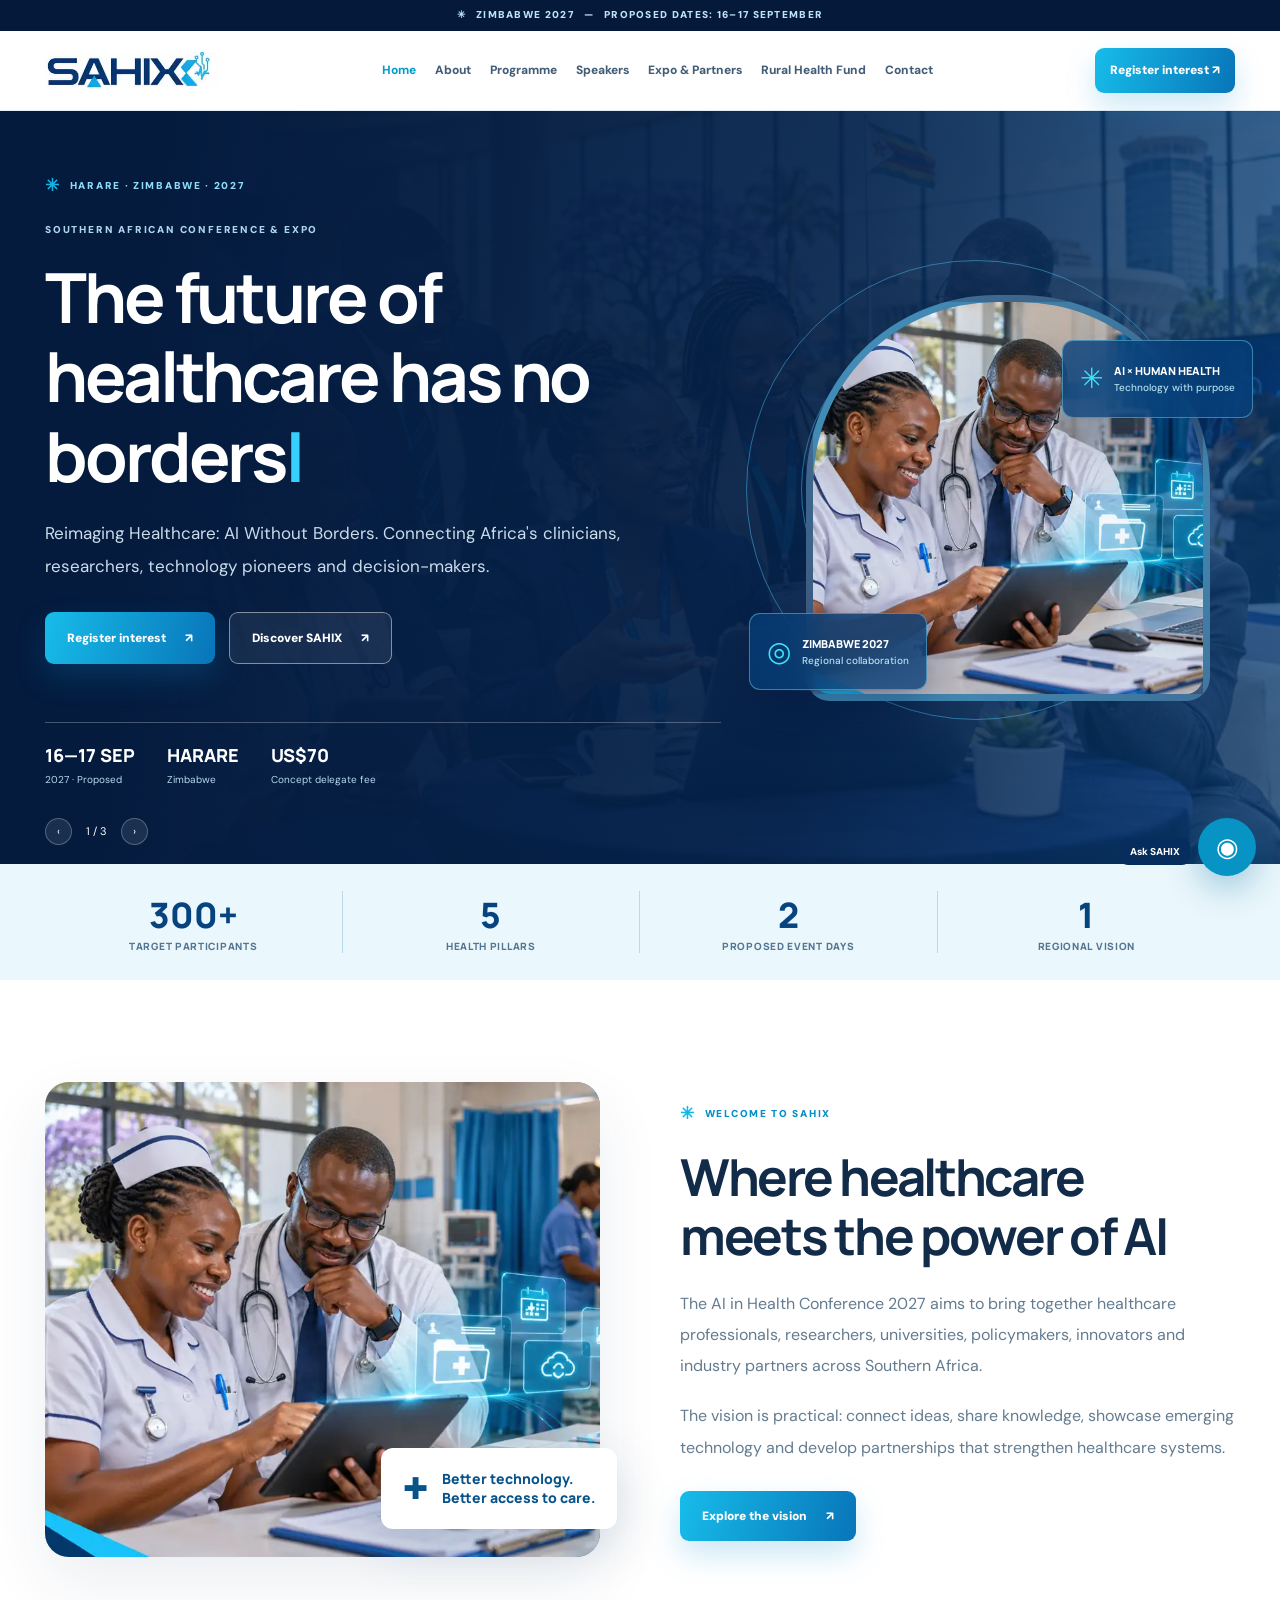
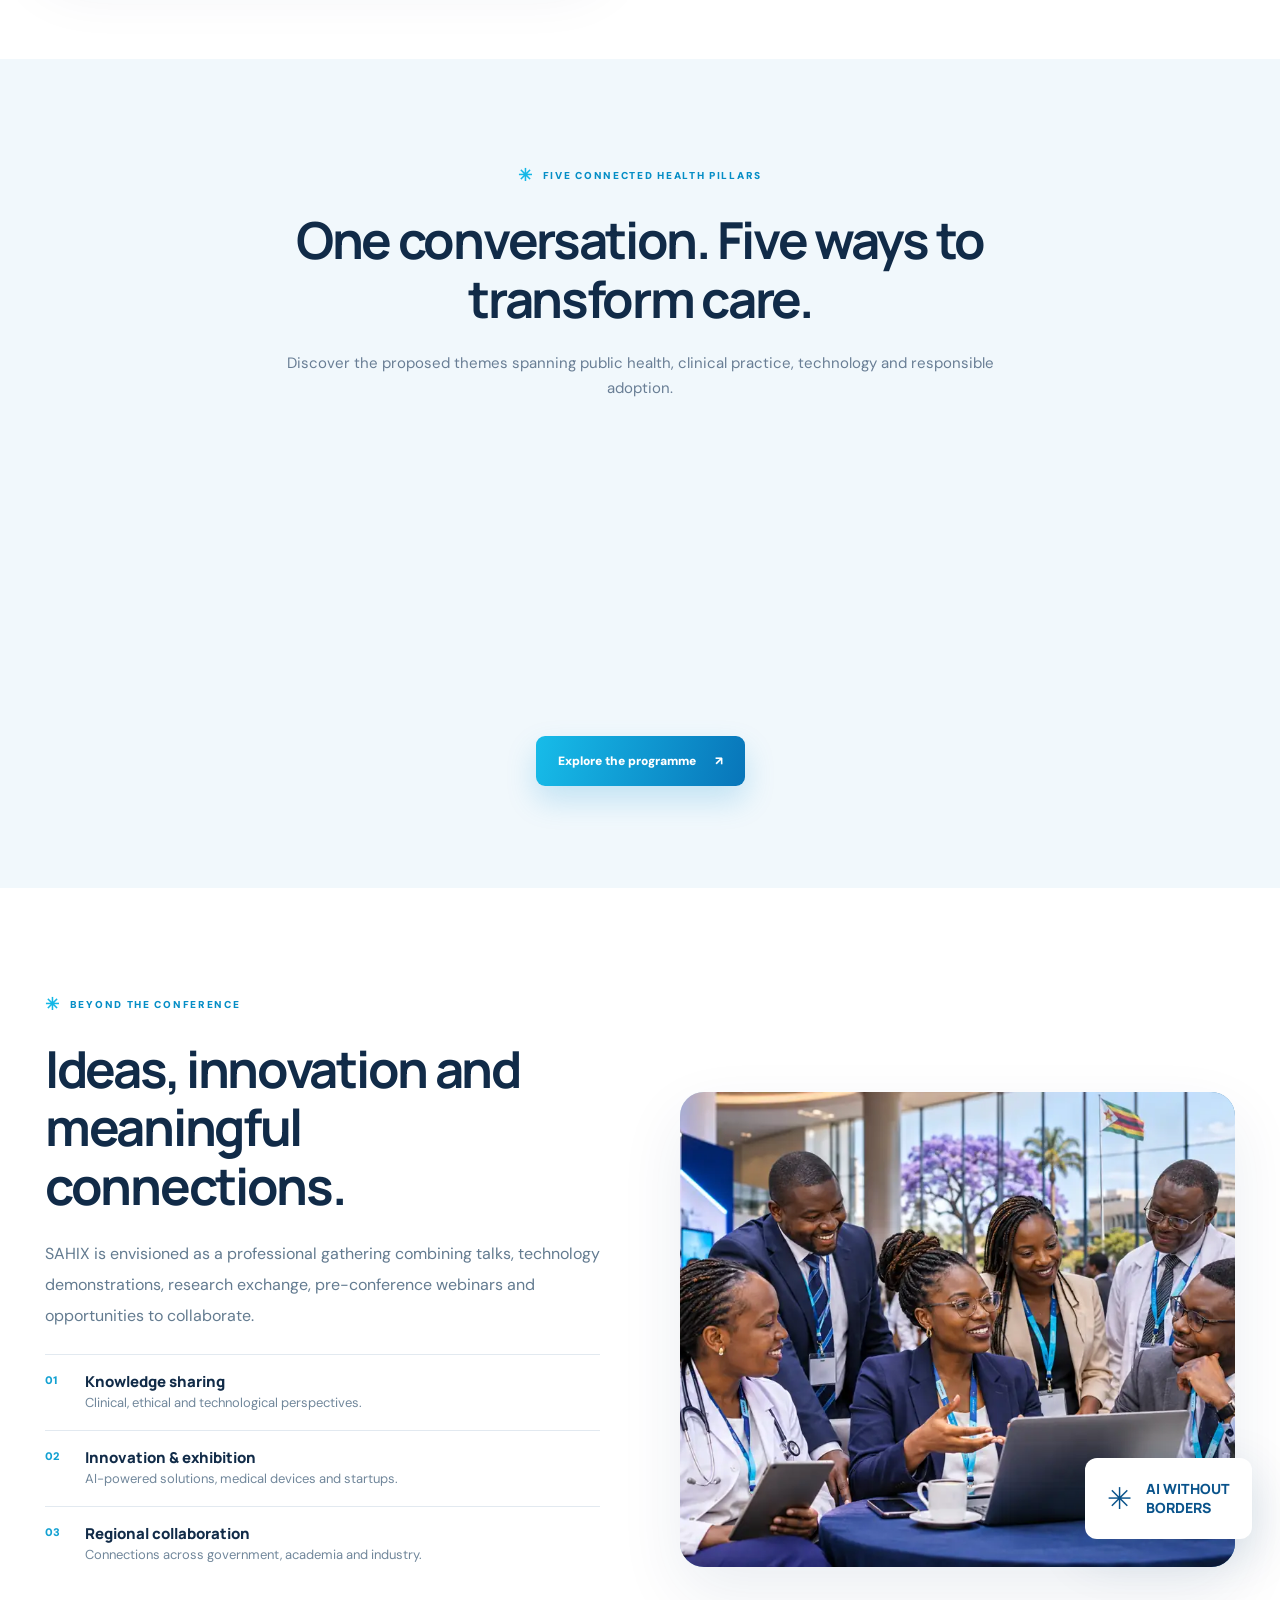
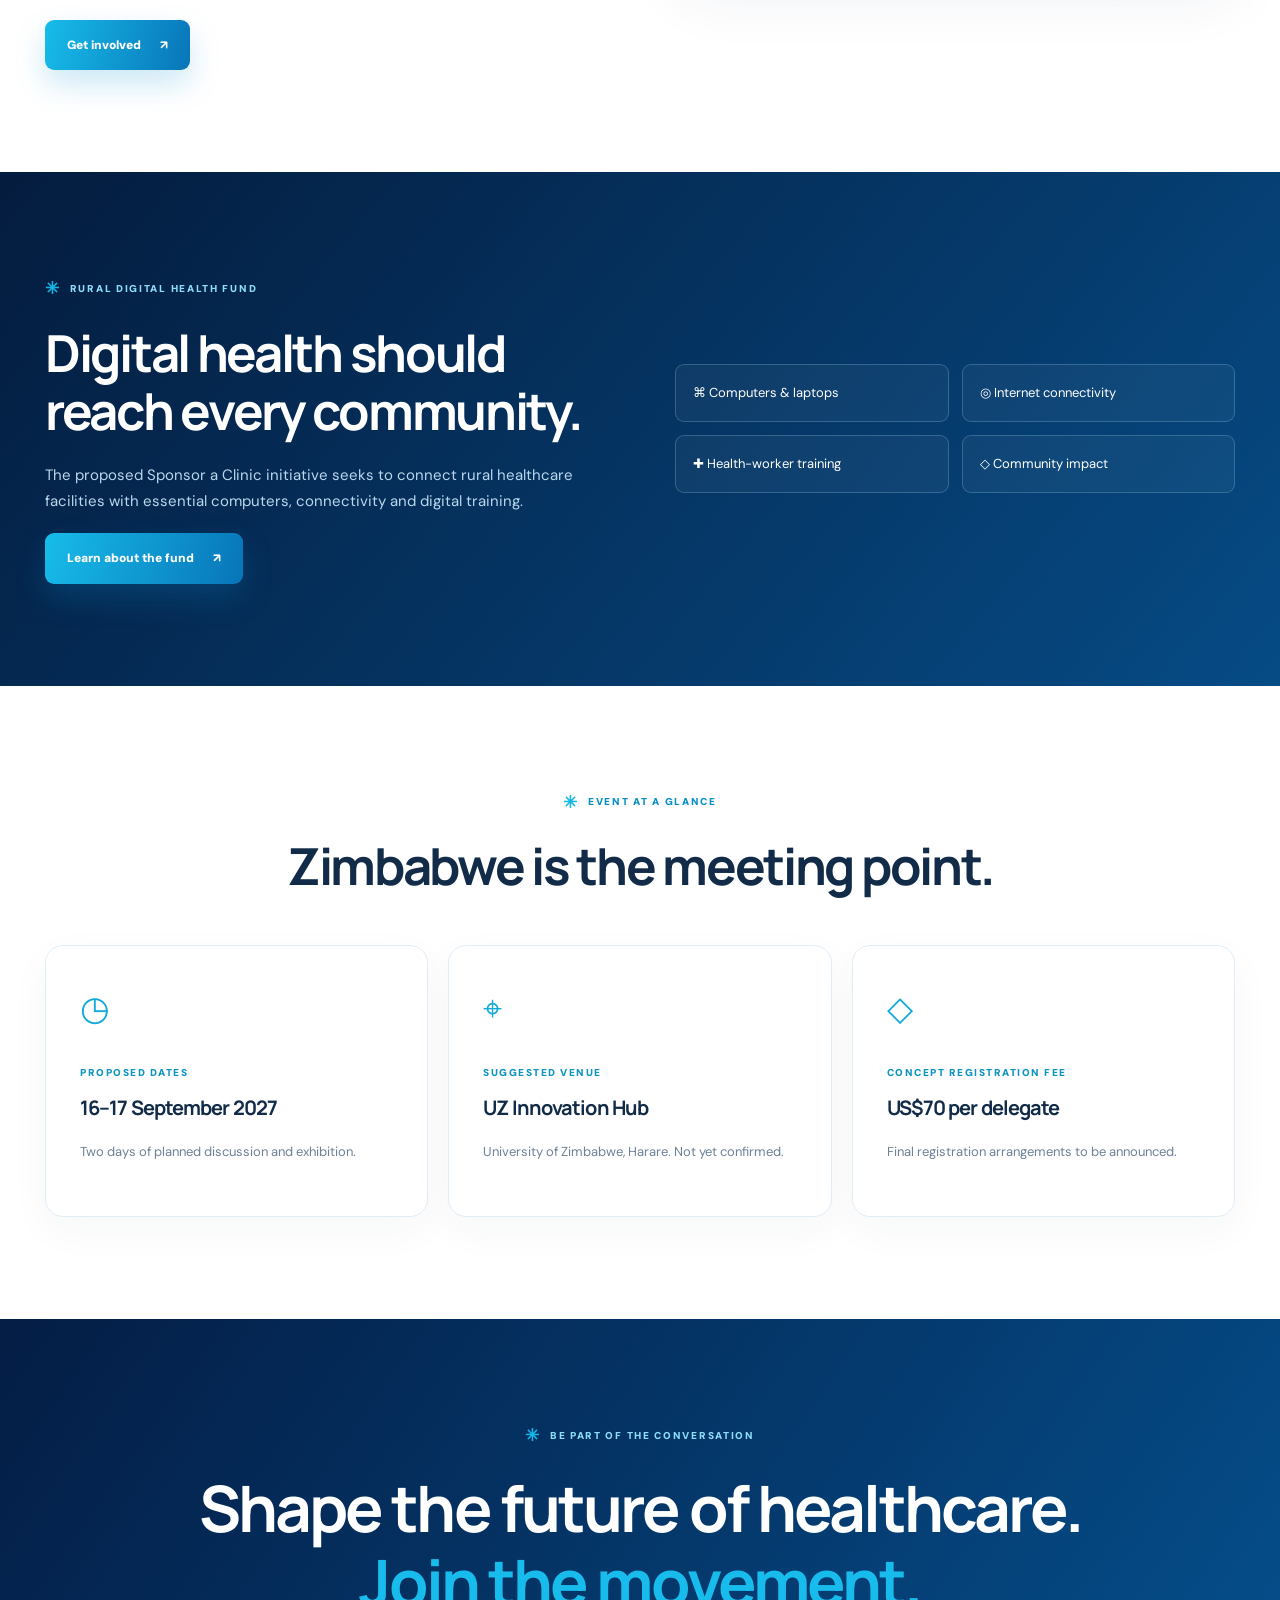
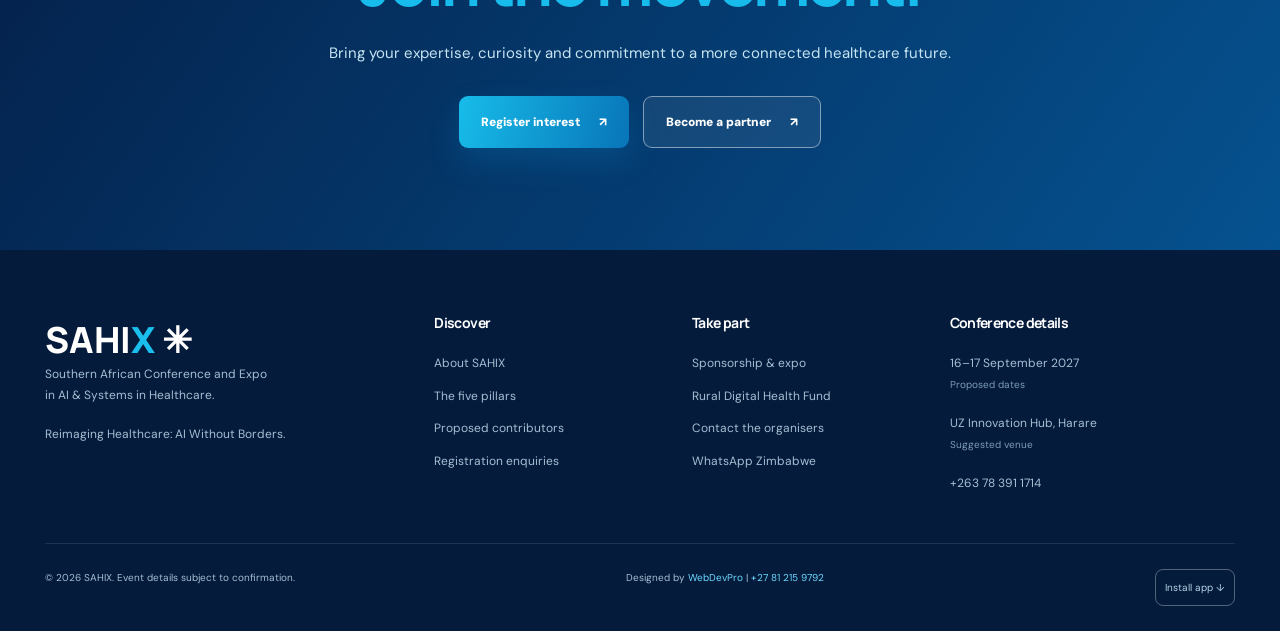
<file: index.html>
<!doctype html><html lang="en-ZW"><head><meta charset="UTF-8"><meta name="viewport" content="width=device-width,initial-scale=1"><meta name="description" content="SAHIX 2027 Zimbabwe: proposed Southern African Conference and Expo in AI and Systems in Healthcare."><meta name="theme-color" content="#082958"><title>AI in Health Conference 2027 | SAHIX 2027 — Zimbabwe</title><meta property="og:title" content="AI in Health Conference 2027 | SAHIX 2027"><meta property="og:description" content="SAHIX 2027 Zimbabwe: proposed Southern African Conference and Expo in AI and Systems in Healthcare."><meta property="og:type" content="website"><link rel="stylesheet" href="style.css"><link rel="manifest" href="manifest.webmanifest"><link rel="icon" type="image/svg+xml" href="assets/icon.svg"><script src="app.js" defer></script></head><body data-page="index"><a class="skip" href="#main">Skip to content</a><div class="topline">✳ &nbsp; ZIMBABWE 2027 &nbsp; — &nbsp; PROPOSED DATES: 16–17 SEPTEMBER</div><header class="header"><div class="container navrow"><a class="logo" href="index.html" aria-label="SAHIX home"><img src="assets/sahix-logo.webp" alt="SAHIX — Southern African Conference and Expo in AI & Systems in Healthcare" onerror="this.style.display='none';this.nextElementSibling.style.display='block'"><strong style="display:none">SAHI<span>X</span></strong></a><button type="button" id="menu" class="menu" aria-controls="links" aria-expanded="false" aria-label="Toggle navigation">☰</button><nav id="links"><a href="index.html">Home</a><a href="about.html">About</a><a href="programme.html">Programme</a><a href="speakers.html">Speakers</a><a href="sponsors.html">Expo & Partners</a><a href="fund.html">Rural Health Fund</a><a href="contact.html">Contact</a></nav><a class="navcta" href="register.html">Register interest ↗</a></div></header><div class="scrollprogress" id="scrollprogress"></div><main id="main"><section class="hero"><div class="slides"><span class="slide active" style="background-image:url('assets/zimbabwe-health-1.webp')"></span><span class="slide" style="background-image:url('assets/zimbabwe-health-2.webp')"></span><span class="slide" style="background-image:url('assets/zimbabwe-health-4.webp')"></span></div><div class="hero-overlay"></div><div class="container hero-grid"><div class="hero-content"><span class="kicker"><b>✳</b> HARARE · ZIMBABWE · 2027</span><div class="subbrand">SOUTHERN AFRICAN CONFERENCE & EXPO</div><h1 class="typewriter" data-type="The future of healthcare has no borders.">The future of healthcare has no borders.</h1><p>Reimaging Healthcare: AI Without Borders. Connecting Africa's clinicians, researchers, technology pioneers and decision-makers.</p><div class="actions"><a class="btn " href="register.html">Register interest <span>↗</span></a><a class="btn btn-secondary" href="#overview">Discover SAHIX <span>↗</span></a></div><div class="hero-facts"><div><b>16—17 SEP</b><small>2027 · Proposed</small></div><div><b>HARARE</b><small>Zimbabwe</small></div><div><b>US$70</b><small>Concept delegate fee</small></div></div></div><div class="hero-art"><div class="circle circle-one"></div><div class="circle circle-two"></div><div class="hero-person"><img src="assets/zimbabwe-health-3.webp" alt="Illustrative scene of Zimbabwean African clinicians using digital healthcare technology" loading="eager" fetchpriority="high" decoding="async"></div><div class="floatbadge badge-one">✳ <span>AI × HUMAN HEALTH<small>Technology with purpose</small></span></div><div class="floatbadge badge-two">◎ <span>ZIMBABWE 2027<small>Regional collaboration</small></span></div></div></div><div class="carousel-controls"><button id="prev" aria-label="Previous slide">‹</button><span id="slidecount">1 / 3</span><button id="next" aria-label="Next slide">›</button></div></section><div class="numbers"><div class="container numbers-grid"><div><strong data-count="300" data-suffix="+">300+</strong><span>Target participants</span></div><div><strong data-count="5">5</strong><span>Health pillars</span></div><div><strong data-count="2">2</strong><span>Proposed event days</span></div><div><strong data-count="1">1</strong><span>Regional vision</span></div></div></div>
<section class="section" id="overview"><div class="container twocol"><div class="visual reveal"><img src="assets/zimbabwe-health-3.webp" alt="Illustrative scene of Zimbabwean African clinicians using digital healthcare technology" loading="lazy" decoding="async"><div class="visual-chip">✚ <strong>Better technology.<br>Better access to care.</strong></div></div><div class="copy reveal"><span class="kicker"><b>✳</b> WELCOME TO SAHIX</span><h2 class="reveal">Where healthcare meets the power of AI</h2><p>The AI in Health Conference 2027 aims to bring together healthcare professionals, researchers, universities, policymakers, innovators and industry partners across Southern Africa.</p><p>The vision is practical: connect ideas, share knowledge, showcase emerging technology and develop partnerships that strengthen healthcare systems.</p><a class="btn " href="about.html">Explore the vision <span>↗</span></a></div></div></section>
<section class="section section-light"><div class="container"><div class="centerhead reveal"><span class="kicker"><b>✳</b> FIVE CONNECTED HEALTH PILLARS</span><h2 class="reveal">One conversation. Five ways to transform care.</h2><p>Discover the proposed themes spanning public health, clinical practice, technology and responsible adoption.</p></div><div class="pillars"><button class="flip reveal" type="button" aria-pressed="false"><span class="flip-inner"><span class="flip-front"><i>◎</i><small>PILLAR 01</small><strong>Prevention & Public Health</strong><em>Tap to explore ↗</em></span><span class="flip-back"><small>PILLAR 01</small><strong>Prevention & Public Health</strong><span>Surveillance, outbreak prediction, public health education and predictive planning.</span><em>Tap to flip back ↺</em></span></span></button><button class="flip reveal" type="button" aria-pressed="false"><span class="flip-inner"><span class="flip-front"><i>✚</i><small>PILLAR 02</small><strong>Diagnosis & Clinical Care</strong><em>Tap to explore ↗</em></span><span class="flip-back"><small>PILLAR 02</small><strong>Diagnosis & Clinical Care</strong><span>Medical imaging, clinical support, early screening and precision medicine.</span><em>Tap to flip back ↺</em></span></span></button><button class="flip reveal" type="button" aria-pressed="false"><span class="flip-inner"><span class="flip-front"><i>▦</i><small>PILLAR 03</small><strong>Health Systems & Delivery</strong><em>Tap to explore ↗</em></span><span class="flip-back"><small>PILLAR 03</small><strong>Health Systems & Delivery</strong><span>Hospital management, patient flow, intelligent records and remote care.</span><em>Tap to flip back ↺</em></span></span></button><button class="flip reveal" type="button" aria-pressed="false"><span class="flip-inner"><span class="flip-front"><i>⌁</i><small>PILLAR 04</small><strong>Research & Medical Technology</strong><em>Tap to explore ↗</em></span><span class="flip-back"><small>PILLAR 04</small><strong>Research & Medical Technology</strong><span>Biomedical research, robotics, intelligent devices and drug discovery.</span><em>Tap to flip back ↺</em></span></span></button><button class="flip reveal" type="button" aria-pressed="false"><span class="flip-inner"><span class="flip-front"><i>◇</i><small>PILLAR 05</small><strong>Governance & Responsible AI</strong><em>Tap to explore ↗</em></span><span class="flip-back"><small>PILLAR 05</small><strong>Governance & Responsible AI</strong><span>Patient privacy, ethical AI, cybersecurity, regulation and governance.</span><em>Tap to flip back ↺</em></span></span></button></div><div class="centerlink"><a class="btn " href="programme.html">Explore the programme <span>↗</span></a></div></div></section>
<section class="section"><div class="container twocol"><div class="copy reveal"><span class="kicker"><b>✳</b> BEYOND THE CONFERENCE</span><h2 class="reveal">Ideas, innovation and meaningful connections.</h2><p>SAHIX is envisioned as a professional gathering combining talks, technology demonstrations, research exchange, pre-conference webinars and opportunities to collaborate.</p><div class="features"><div><span>01</span><strong>Knowledge sharing</strong><p>Clinical, ethical and technological perspectives.</p></div><div><span>02</span><strong>Innovation & exhibition</strong><p>AI-powered solutions, medical devices and startups.</p></div><div><span>03</span><strong>Regional collaboration</strong><p>Connections across government, academia and industry.</p></div></div><a class="btn " href="sponsors.html">Get involved <span>↗</span></a></div><div class="visual reveal"><img src="assets/zimbabwe-health-1.webp" alt="Illustrative scene of Zimbabwean African healthcare delegates collaborating at a conference" loading="lazy" decoding="async"><div class="visual-chip">✳ <strong>AI WITHOUT<br>BORDERS</strong></div></div></div></section>
<section class="section darkband"><div class="container splitband"><div><span class="kicker"><b>✳</b> RURAL DIGITAL HEALTH FUND</span><h2 class="reveal">Digital health should reach every community.</h2><p>The proposed Sponsor a Clinic initiative seeks to connect rural healthcare facilities with essential computers, connectivity and digital training.</p><a class="btn " href="fund.html">Learn about the fund <span>↗</span></a></div><div class="fund-tags"><span>⌘ Computers & laptops</span><span>◎ Internet connectivity</span><span>✚ Health-worker training</span><span>◇ Community impact</span></div></div></section>
<section class="section"><div class="container"><div class="centerhead"><span class="kicker"><b>✳</b> EVENT AT A GLANCE</span><h2 class="reveal">Zimbabwe is the meeting point.</h2></div><div class="threecards"><article><i>◷</i><small>PROPOSED DATES</small><h3>16–17 September 2027</h3><p>Two days of planned discussion and exhibition.</p></article><article><i>⌖</i><small>SUGGESTED VENUE</small><h3>UZ Innovation Hub</h3><p>University of Zimbabwe, Harare. Not yet confirmed.</p></article><article><i>◇</i><small>CONCEPT REGISTRATION FEE</small><h3>US$70 per delegate</h3><p>Final registration arrangements to be announced.</p></article></div></div></section><section class="section finale"><div class="container"><span class="kicker"><b>✳</b> BE PART OF THE CONVERSATION</span><h2>Shape the future of healthcare.<br><em>Join the movement.</em></h2><p>Bring your expertise, curiosity and commitment to a more connected healthcare future.</p><div class="actions"><a class="btn " href="register.html">Register interest <span>↗</span></a><a class="btn btn-secondary" href="sponsors.html">Become a partner <span>↗</span></a></div></div></section></main><footer><div class="container footgrid"><div><a href="index.html" class="footlogo">SAHI<span>X</span> ✳</a><p>Southern African Conference and Expo<br>in AI & Systems in Healthcare.</p><p>Reimaging Healthcare: AI Without Borders.</p></div><div><h4>Discover</h4><a href="about.html">About SAHIX</a><a href="programme.html">The five pillars</a><a href="speakers.html">Proposed contributors</a><a href="register.html">Registration enquiries</a></div><div><h4>Take part</h4><a href="sponsors.html">Sponsorship & expo</a><a href="fund.html">Rural Digital Health Fund</a><a href="contact.html">Contact the organisers</a><a href="https://wa.me/263783911714" target="_blank" rel="noopener">WhatsApp Zimbabwe</a></div><div><h4>Conference details</h4><p>16–17 September 2027<br><small>Proposed dates</small></p><p>UZ Innovation Hub, Harare<br><small>Suggested venue</small></p><a href="tel:+263783911714">+263 78 391 1714</a></div></div><div class="container footbottom"><span>© <span id="year">2026</span> SAHIX. Event details subject to confirmation.</span><span>Designed by <a href="https://webdevpro.co.za" target="_blank" rel="noopener">WebDevPro</a> | <a href="tel:+27812159792">+27 81 215 9792</a></span><button type="button" id="install">Install app ↓</button></div></footer><nav class="mobilebar" aria-label="Mobile quick navigation"><a href="index.html"><b>⌂</b>Home</a><a href="programme.html"><b>▦</b>Pillars</a><a href="register.html"><b>✚</b>Register</a><a href="sponsors.html"><b>◇</b>Partner</a><button id="mobilechat"><b>◉</b>Chat</button></nav><button id="chatlaunch" class="chatlaunch" type="button" aria-label="Open WhatsApp enquiry assistant">◉ <span>Ask SAHIX</span></button><aside id="chatbox" class="chatbox" role="dialog" aria-label="SAHIX enquiry assistant" hidden><div class="chathead"><strong>✳ SAHIX Enquiry Assistant</strong><button id="chatclose" type="button" aria-label="Close">×</button></div><p>Welcome! How can we help you with SAHIX 2027?</p><form id="chatForm"><label>Your name<input name="name" required minlength="2" maxlength="80" autocomplete="name" placeholder="Your name"></label><label>Interested in<select name="interest" required><option>Conference registration</option><option>Sponsorship / exhibition</option><option>Speaker / webinar enquiry</option><option>Rural Digital Health Fund</option><option>General enquiry</option></select></label><label>Your message<textarea name="message" required maxlength="650" rows="3" placeholder="How can we help?"></textarea></label><button class="btn" type="submit">Continue on WhatsApp ↗</button><small>WhatsApp opens with a draft; you press Send to deliver it.</small></form></aside><dialog id="installDialog"><h3>Install SAHIX</h3><p>Use your browser's Install App / Add to Home Screen option. On iPhone, tap Share in Safari and choose Add to Home Screen.</p><button type="button" id="closeInstall" class="btn">Close</button></dialog></body></html>
</file>
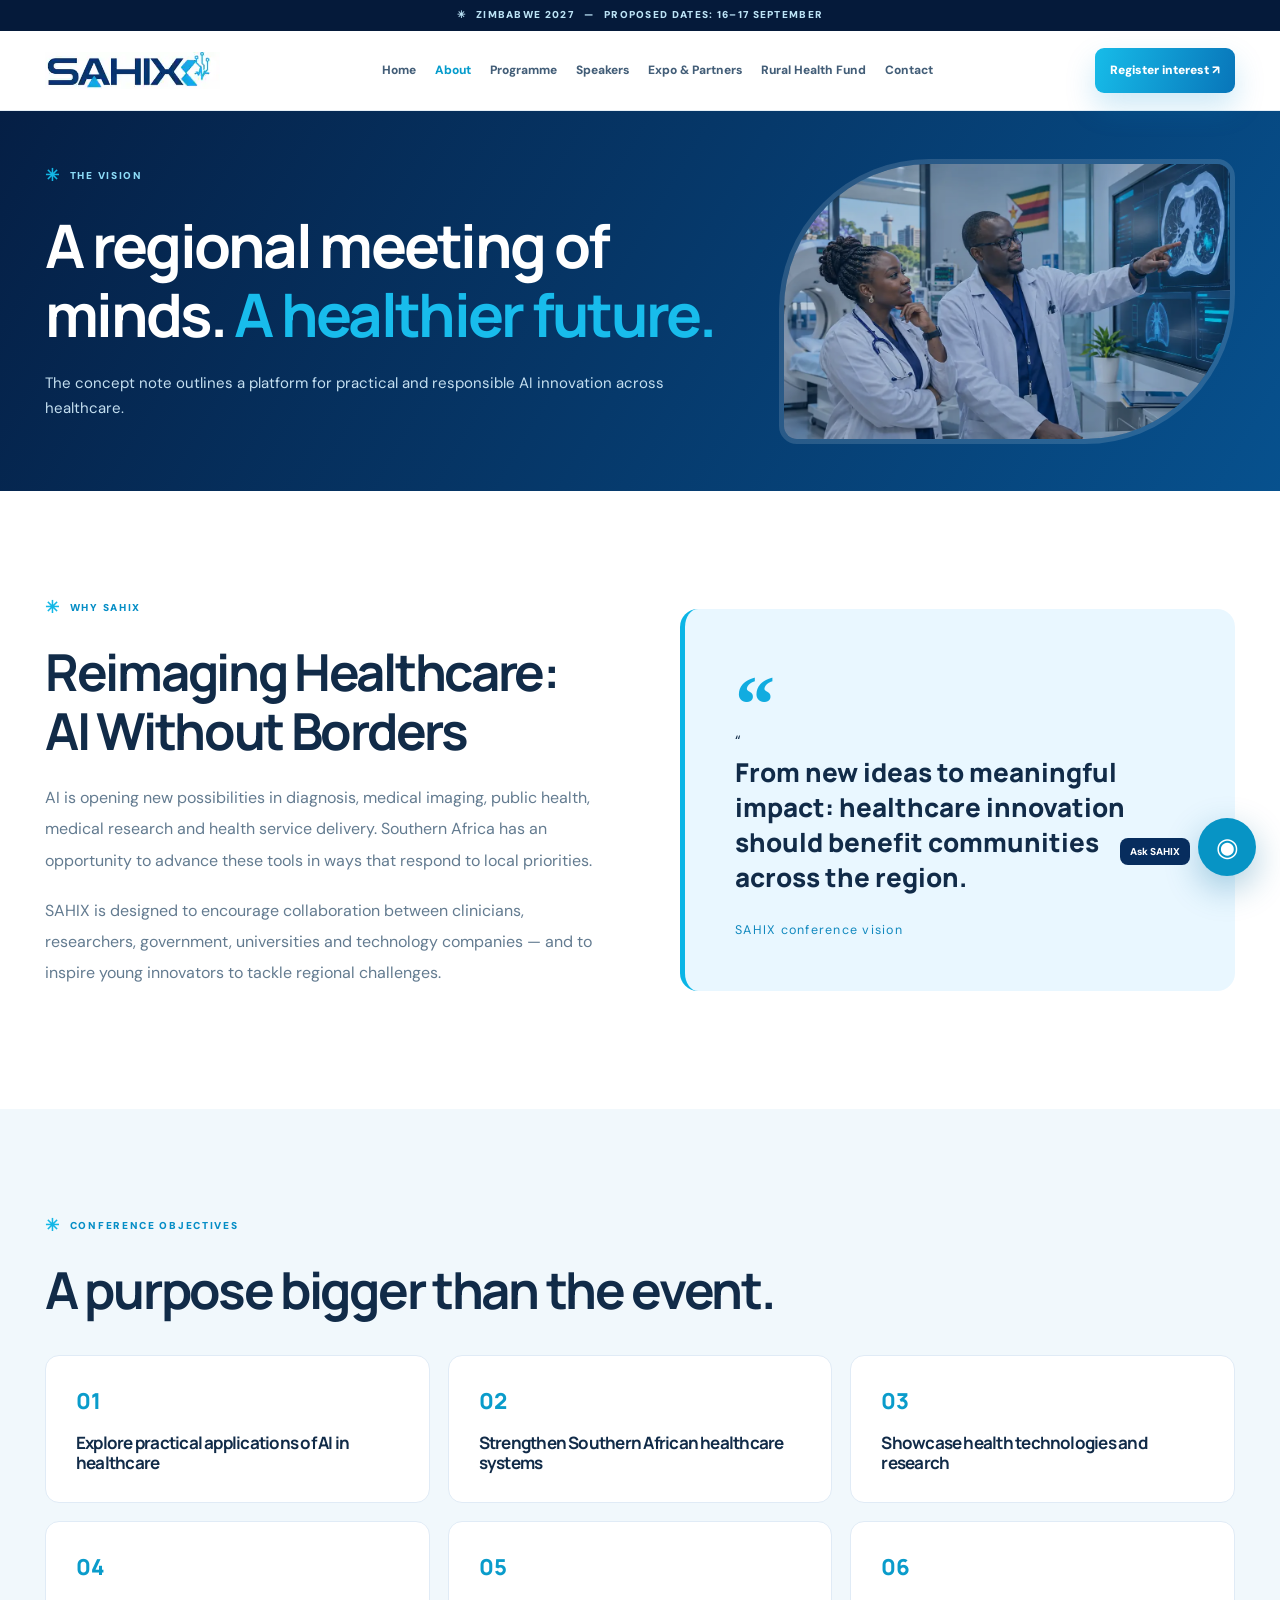
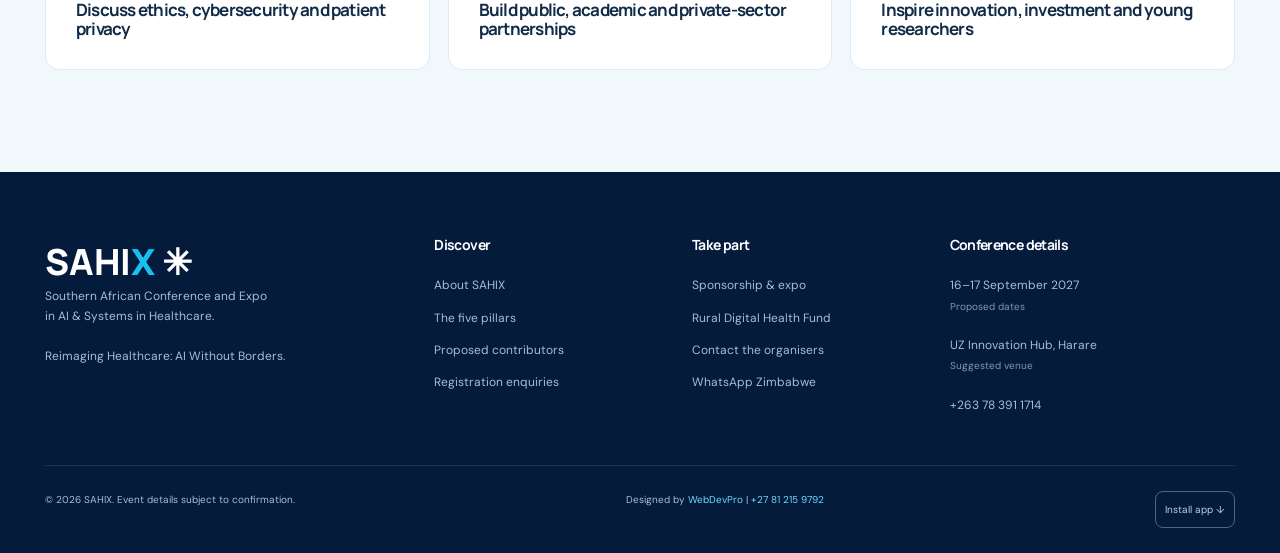
<file: about.html>
<!doctype html><html lang="en-ZW"><head><meta charset="UTF-8"><meta name="viewport" content="width=device-width,initial-scale=1"><meta name="description" content="SAHIX 2027 vision and objectives for AI innovation in healthcare."><meta name="theme-color" content="#082958"><title>About SAHIX | SAHIX 2027 — Zimbabwe</title><meta property="og:title" content="About SAHIX | SAHIX 2027"><meta property="og:description" content="SAHIX 2027 vision and objectives for AI innovation in healthcare."><meta property="og:type" content="website"><link rel="stylesheet" href="style.css"><link rel="manifest" href="manifest.webmanifest"><link rel="icon" type="image/svg+xml" href="assets/icon.svg"><script src="app.js" defer></script></head><body data-page="about"><a class="skip" href="#main">Skip to content</a><div class="topline">✳ &nbsp; ZIMBABWE 2027 &nbsp; — &nbsp; PROPOSED DATES: 16–17 SEPTEMBER</div><header class="header"><div class="container navrow"><a class="logo" href="index.html" aria-label="SAHIX home"><img src="assets/sahix-logo.webp" alt="SAHIX — Southern African Conference and Expo in AI & Systems in Healthcare" onerror="this.style.display='none';this.nextElementSibling.style.display='block'"><strong style="display:none">SAHI<span>X</span></strong></a><button type="button" id="menu" class="menu" aria-controls="links" aria-expanded="false" aria-label="Toggle navigation">☰</button><nav id="links"><a href="index.html">Home</a><a href="about.html">About</a><a href="programme.html">Programme</a><a href="speakers.html">Speakers</a><a href="sponsors.html">Expo & Partners</a><a href="fund.html">Rural Health Fund</a><a href="contact.html">Contact</a></nav><a class="navcta" href="register.html">Register interest ↗</a></div></header><div class="scrollprogress" id="scrollprogress"></div><main id="main"><section class="inner-hero"><div class="container inner-grid"><div><span class="kicker"><b>✳</b> THE VISION</span><h1>A regional meeting of minds. <em>A healthier future.</em></h1><p>The concept note outlines a platform for practical and responsible AI innovation across healthcare.</p></div><div class="inner-photo"><img src="assets/zimbabwe-health-2.webp" alt="Illustrative scene of Zimbabwean African doctors reviewing medical imaging" loading="lazy" decoding="async"></div></div></section><section class="section"><div class="container twocol"><div class="copy"><span class="kicker"><b>✳</b> WHY SAHIX</span><h2 class="reveal">Reimaging Healthcare: AI Without Borders</h2><p>AI is opening new possibilities in diagnosis, medical imaging, public health, medical research and health service delivery. Southern Africa has an opportunity to advance these tools in ways that respond to local priorities.</p><p>SAHIX is designed to encourage collaboration between clinicians, researchers, government, universities and technology companies — and to inspire young innovators to tackle regional challenges.</p></div><blockquote>“<strong>From new ideas to meaningful impact: healthcare innovation should benefit communities across the region.</strong><small>SAHIX conference vision</small></blockquote></div></section><section class="section section-light"><div class="container"><span class="kicker"><b>✳</b> CONFERENCE OBJECTIVES</span><h2 class="reveal">A purpose bigger than the event.</h2><div class="tiles"><article class="tile"><span>01</span><h3>Explore practical applications of AI in healthcare</h3></article><article class="tile"><span>02</span><h3>Strengthen Southern African healthcare systems</h3></article><article class="tile"><span>03</span><h3>Showcase health technologies and research</h3></article><article class="tile"><span>04</span><h3>Discuss ethics, cybersecurity and patient privacy</h3></article><article class="tile"><span>05</span><h3>Build public, academic and private-sector partnerships</h3></article><article class="tile"><span>06</span><h3>Inspire innovation, investment and young researchers</h3></article></div></div></section></main><footer><div class="container footgrid"><div><a href="index.html" class="footlogo">SAHI<span>X</span> ✳</a><p>Southern African Conference and Expo<br>in AI & Systems in Healthcare.</p><p>Reimaging Healthcare: AI Without Borders.</p></div><div><h4>Discover</h4><a href="about.html">About SAHIX</a><a href="programme.html">The five pillars</a><a href="speakers.html">Proposed contributors</a><a href="register.html">Registration enquiries</a></div><div><h4>Take part</h4><a href="sponsors.html">Sponsorship & expo</a><a href="fund.html">Rural Digital Health Fund</a><a href="contact.html">Contact the organisers</a><a href="https://wa.me/263783911714" target="_blank" rel="noopener">WhatsApp Zimbabwe</a></div><div><h4>Conference details</h4><p>16–17 September 2027<br><small>Proposed dates</small></p><p>UZ Innovation Hub, Harare<br><small>Suggested venue</small></p><a href="tel:+263783911714">+263 78 391 1714</a></div></div><div class="container footbottom"><span>© <span id="year">2026</span> SAHIX. Event details subject to confirmation.</span><span>Designed by <a href="https://webdevpro.co.za" target="_blank" rel="noopener">WebDevPro</a> | <a href="tel:+27812159792">+27 81 215 9792</a></span><button type="button" id="install">Install app ↓</button></div></footer><nav class="mobilebar" aria-label="Mobile quick navigation"><a href="index.html"><b>⌂</b>Home</a><a href="programme.html"><b>▦</b>Pillars</a><a href="register.html"><b>✚</b>Register</a><a href="sponsors.html"><b>◇</b>Partner</a><button id="mobilechat"><b>◉</b>Chat</button></nav><button id="chatlaunch" class="chatlaunch" type="button" aria-label="Open WhatsApp enquiry assistant">◉ <span>Ask SAHIX</span></button><aside id="chatbox" class="chatbox" role="dialog" aria-label="SAHIX enquiry assistant" hidden><div class="chathead"><strong>✳ SAHIX Enquiry Assistant</strong><button id="chatclose" type="button" aria-label="Close">×</button></div><p>Welcome! How can we help you with SAHIX 2027?</p><form id="chatForm"><label>Your name<input name="name" required minlength="2" maxlength="80" autocomplete="name" placeholder="Your name"></label><label>Interested in<select name="interest" required><option>Conference registration</option><option>Sponsorship / exhibition</option><option>Speaker / webinar enquiry</option><option>Rural Digital Health Fund</option><option>General enquiry</option></select></label><label>Your message<textarea name="message" required maxlength="650" rows="3" placeholder="How can we help?"></textarea></label><button class="btn" type="submit">Continue on WhatsApp ↗</button><small>WhatsApp opens with a draft; you press Send to deliver it.</small></form></aside><dialog id="installDialog"><h3>Install SAHIX</h3><p>Use your browser's Install App / Add to Home Screen option. On iPhone, tap Share in Safari and choose Add to Home Screen.</p><button type="button" id="closeInstall" class="btn">Close</button></dialog></body></html>
</file>
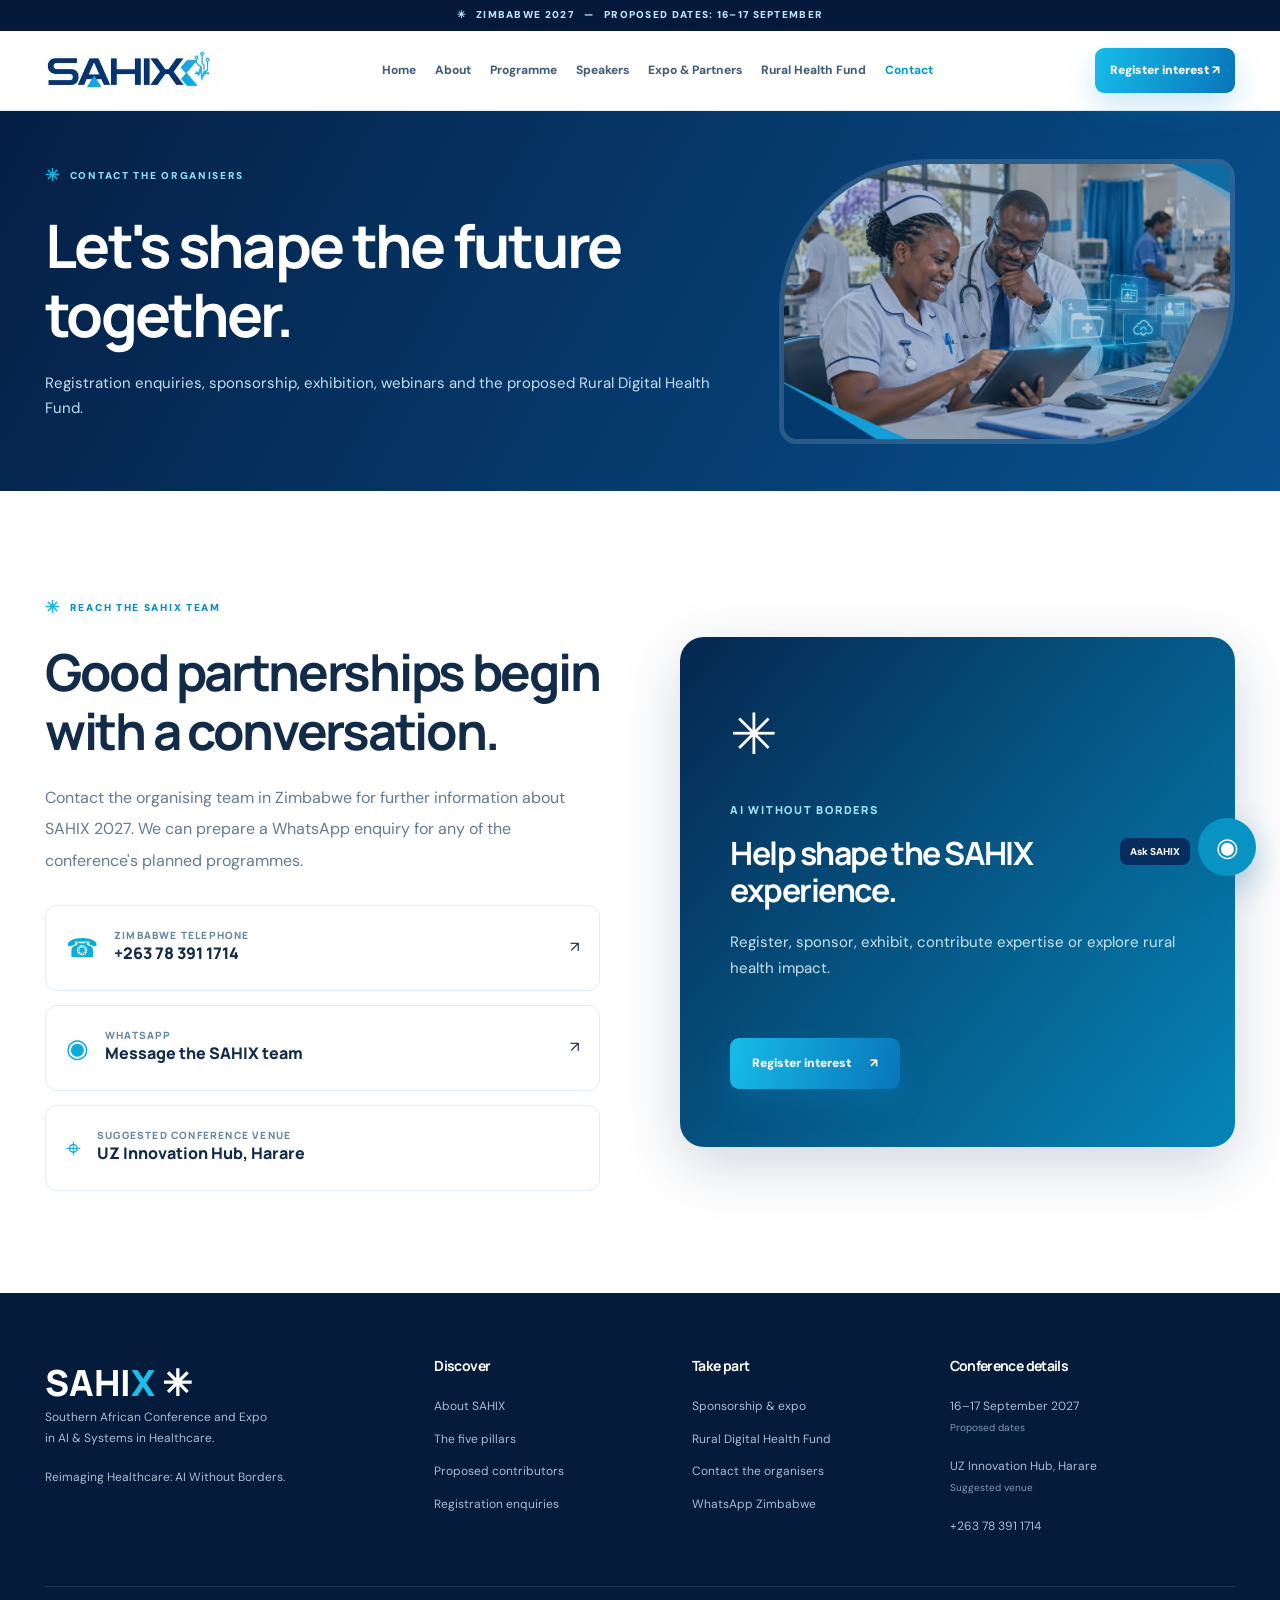
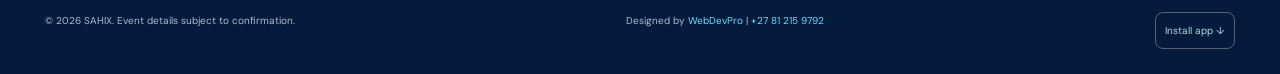
<file: contact.html>
<!doctype html><html lang="en-ZW"><head><meta charset="UTF-8"><meta name="viewport" content="width=device-width,initial-scale=1"><meta name="description" content="Contact the organisers of SAHIX 2027 in Zimbabwe on +263 78 391 1714."><meta name="theme-color" content="#082958"><title>Contact SAHIX | SAHIX 2027 — Zimbabwe</title><meta property="og:title" content="Contact SAHIX | SAHIX 2027"><meta property="og:description" content="Contact the organisers of SAHIX 2027 in Zimbabwe on +263 78 391 1714."><meta property="og:type" content="website"><link rel="stylesheet" href="style.css"><link rel="manifest" href="manifest.webmanifest"><link rel="icon" type="image/svg+xml" href="assets/icon.svg"><script src="app.js" defer></script></head><body data-page="contact"><a class="skip" href="#main">Skip to content</a><div class="topline">✳ &nbsp; ZIMBABWE 2027 &nbsp; — &nbsp; PROPOSED DATES: 16–17 SEPTEMBER</div><header class="header"><div class="container navrow"><a class="logo" href="index.html" aria-label="SAHIX home"><img src="assets/sahix-logo.webp" alt="SAHIX — Southern African Conference and Expo in AI & Systems in Healthcare" onerror="this.style.display='none';this.nextElementSibling.style.display='block'"><strong style="display:none">SAHI<span>X</span></strong></a><button type="button" id="menu" class="menu" aria-controls="links" aria-expanded="false" aria-label="Toggle navigation">☰</button><nav id="links"><a href="index.html">Home</a><a href="about.html">About</a><a href="programme.html">Programme</a><a href="speakers.html">Speakers</a><a href="sponsors.html">Expo & Partners</a><a href="fund.html">Rural Health Fund</a><a href="contact.html">Contact</a></nav><a class="navcta" href="register.html">Register interest ↗</a></div></header><div class="scrollprogress" id="scrollprogress"></div><main id="main"><section class="inner-hero"><div class="container inner-grid"><div><span class="kicker"><b>✳</b> CONTACT THE ORGANISERS</span><h1>Let's shape the future together.</h1><p>Registration enquiries, sponsorship, exhibition, webinars and the proposed Rural Digital Health Fund.</p></div><div class="inner-photo"><img src="assets/zimbabwe-health-3.webp" alt="Illustrative scene of Zimbabwean African clinicians using digital healthcare technology" loading="lazy" decoding="async"></div></div></section><section class="section"><div class="container twocol"><div class="copy"><span class="kicker"><b>✳</b> REACH THE SAHIX TEAM</span><h2 class="reveal">Good partnerships begin with a conversation.</h2><p>Contact the organising team in Zimbabwe for further information about SAHIX 2027. We can prepare a WhatsApp enquiry for any of the conference's planned programmes.</p><div class="contactlinks"><a href="tel:+263783911714"><span>☎</span><div><small>ZIMBABWE TELEPHONE</small><strong>+263 78 391 1714</strong></div>↗</a><a target="_blank" rel="noopener" href="https://wa.me/263783911714"><span>◉</span><div><small>WHATSAPP</small><strong>Message the SAHIX team</strong></div>↗</a><div><span>⌖</span><div><small>SUGGESTED CONFERENCE VENUE</small><strong>UZ Innovation Hub, Harare</strong></div></div></div></div><div class="fundpanel">✳ <small>AI WITHOUT BORDERS</small><h3>Help shape the SAHIX experience.</h3><p>Register, sponsor, exhibit, contribute expertise or explore rural health impact.</p><a class="btn " href="register.html">Register interest <span>↗</span></a></div></div></section></main><footer><div class="container footgrid"><div><a href="index.html" class="footlogo">SAHI<span>X</span> ✳</a><p>Southern African Conference and Expo<br>in AI & Systems in Healthcare.</p><p>Reimaging Healthcare: AI Without Borders.</p></div><div><h4>Discover</h4><a href="about.html">About SAHIX</a><a href="programme.html">The five pillars</a><a href="speakers.html">Proposed contributors</a><a href="register.html">Registration enquiries</a></div><div><h4>Take part</h4><a href="sponsors.html">Sponsorship & expo</a><a href="fund.html">Rural Digital Health Fund</a><a href="contact.html">Contact the organisers</a><a href="https://wa.me/263783911714" target="_blank" rel="noopener">WhatsApp Zimbabwe</a></div><div><h4>Conference details</h4><p>16–17 September 2027<br><small>Proposed dates</small></p><p>UZ Innovation Hub, Harare<br><small>Suggested venue</small></p><a href="tel:+263783911714">+263 78 391 1714</a></div></div><div class="container footbottom"><span>© <span id="year">2026</span> SAHIX. Event details subject to confirmation.</span><span>Designed by <a href="https://webdevpro.co.za" target="_blank" rel="noopener">WebDevPro</a> | <a href="tel:+27812159792">+27 81 215 9792</a></span><button type="button" id="install">Install app ↓</button></div></footer><nav class="mobilebar" aria-label="Mobile quick navigation"><a href="index.html"><b>⌂</b>Home</a><a href="programme.html"><b>▦</b>Pillars</a><a href="register.html"><b>✚</b>Register</a><a href="sponsors.html"><b>◇</b>Partner</a><button id="mobilechat"><b>◉</b>Chat</button></nav><button id="chatlaunch" class="chatlaunch" type="button" aria-label="Open WhatsApp enquiry assistant">◉ <span>Ask SAHIX</span></button><aside id="chatbox" class="chatbox" role="dialog" aria-label="SAHIX enquiry assistant" hidden><div class="chathead"><strong>✳ SAHIX Enquiry Assistant</strong><button id="chatclose" type="button" aria-label="Close">×</button></div><p>Welcome! How can we help you with SAHIX 2027?</p><form id="chatForm"><label>Your name<input name="name" required minlength="2" maxlength="80" autocomplete="name" placeholder="Your name"></label><label>Interested in<select name="interest" required><option>Conference registration</option><option>Sponsorship / exhibition</option><option>Speaker / webinar enquiry</option><option>Rural Digital Health Fund</option><option>General enquiry</option></select></label><label>Your message<textarea name="message" required maxlength="650" rows="3" placeholder="How can we help?"></textarea></label><button class="btn" type="submit">Continue on WhatsApp ↗</button><small>WhatsApp opens with a draft; you press Send to deliver it.</small></form></aside><dialog id="installDialog"><h3>Install SAHIX</h3><p>Use your browser's Install App / Add to Home Screen option. On iPhone, tap Share in Safari and choose Add to Home Screen.</p><button type="button" id="closeInstall" class="btn">Close</button></dialog></body></html>
</file>
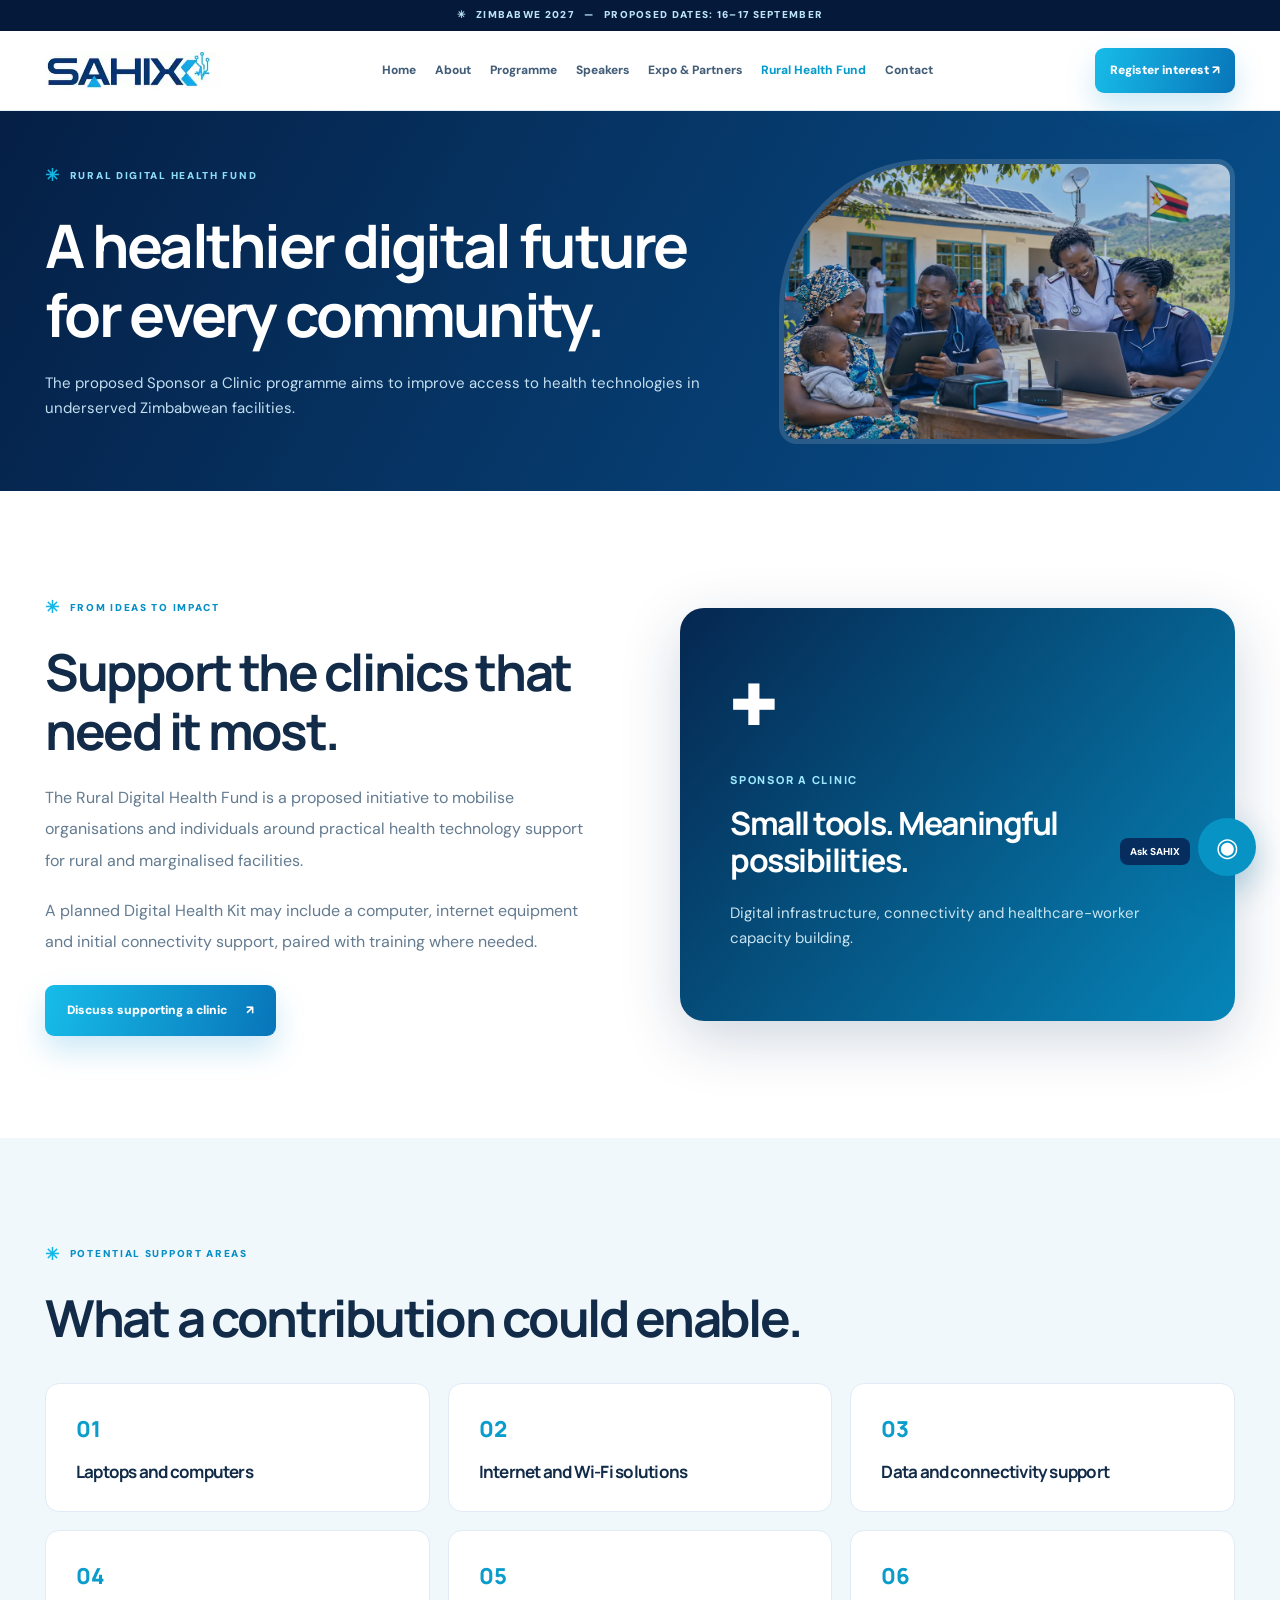
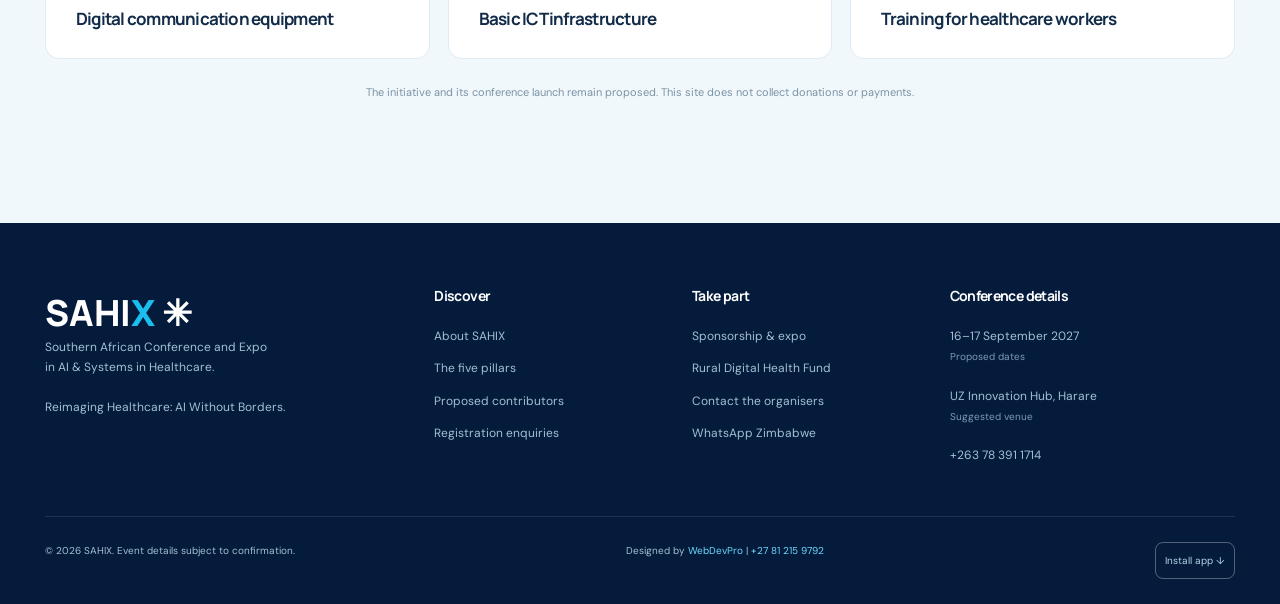
<file: fund.html>
<!doctype html><html lang="en-ZW"><head><meta charset="UTF-8"><meta name="viewport" content="width=device-width,initial-scale=1"><meta name="description" content="The proposed SAHIX Sponsor a Clinic digital health initiative for Zimbabwe."><meta name="theme-color" content="#082958"><title>Rural Digital Health Fund | SAHIX 2027 — Zimbabwe</title><meta property="og:title" content="Rural Digital Health Fund | SAHIX 2027"><meta property="og:description" content="The proposed SAHIX Sponsor a Clinic digital health initiative for Zimbabwe."><meta property="og:type" content="website"><link rel="stylesheet" href="style.css"><link rel="manifest" href="manifest.webmanifest"><link rel="icon" type="image/svg+xml" href="assets/icon.svg"><script src="app.js" defer></script></head><body data-page="fund"><a class="skip" href="#main">Skip to content</a><div class="topline">✳ &nbsp; ZIMBABWE 2027 &nbsp; — &nbsp; PROPOSED DATES: 16–17 SEPTEMBER</div><header class="header"><div class="container navrow"><a class="logo" href="index.html" aria-label="SAHIX home"><img src="assets/sahix-logo.webp" alt="SAHIX — Southern African Conference and Expo in AI & Systems in Healthcare" onerror="this.style.display='none';this.nextElementSibling.style.display='block'"><strong style="display:none">SAHI<span>X</span></strong></a><button type="button" id="menu" class="menu" aria-controls="links" aria-expanded="false" aria-label="Toggle navigation">☰</button><nav id="links"><a href="index.html">Home</a><a href="about.html">About</a><a href="programme.html">Programme</a><a href="speakers.html">Speakers</a><a href="sponsors.html">Expo & Partners</a><a href="fund.html">Rural Health Fund</a><a href="contact.html">Contact</a></nav><a class="navcta" href="register.html">Register interest ↗</a></div></header><div class="scrollprogress" id="scrollprogress"></div><main id="main"><section class="inner-hero"><div class="container inner-grid"><div><span class="kicker"><b>✳</b> RURAL DIGITAL HEALTH FUND</span><h1>A healthier digital future for every community.</h1><p>The proposed Sponsor a Clinic programme aims to improve access to health technologies in underserved Zimbabwean facilities.</p></div><div class="inner-photo"><img src="assets/zimbabwe-health-5.webp" alt="Illustrative scene of Zimbabwean African rural healthcare workers helping a local family" loading="lazy" decoding="async"></div></div></section><section class="section"><div class="container twocol"><div class="copy"><span class="kicker"><b>✳</b> FROM IDEAS TO IMPACT</span><h2 class="reveal">Support the clinics that need it most.</h2><p>The Rural Digital Health Fund is a proposed initiative to mobilise organisations and individuals around practical health technology support for rural and marginalised facilities.</p><p>A planned Digital Health Kit may include a computer, internet equipment and initial connectivity support, paired with training where needed.</p><a class="btn " href="contact.html">Discuss supporting a clinic <span>↗</span></a></div><div class="fundpanel">✚ <small>SPONSOR A CLINIC</small><h3>Small tools. Meaningful possibilities.</h3><p>Digital infrastructure, connectivity and healthcare-worker capacity building.</p></div></div></section><section class="section section-light"><div class="container"><span class="kicker"><b>✳</b> POTENTIAL SUPPORT AREAS</span><h2 class="reveal">What a contribution could enable.</h2><div class="tiles"><article class="tile"><span>01</span><h3>Laptops and computers</h3></article><article class="tile"><span>02</span><h3>Internet and Wi-Fi solutions</h3></article><article class="tile"><span>03</span><h3>Data and connectivity support</h3></article><article class="tile"><span>04</span><h3>Digital communication equipment</h3></article><article class="tile"><span>05</span><h3>Basic ICT infrastructure</h3></article><article class="tile"><span>06</span><h3>Training for healthcare workers</h3></article></div><p class="note">The initiative and its conference launch remain proposed. This site does not collect donations or payments.</p></div></section></main><footer><div class="container footgrid"><div><a href="index.html" class="footlogo">SAHI<span>X</span> ✳</a><p>Southern African Conference and Expo<br>in AI & Systems in Healthcare.</p><p>Reimaging Healthcare: AI Without Borders.</p></div><div><h4>Discover</h4><a href="about.html">About SAHIX</a><a href="programme.html">The five pillars</a><a href="speakers.html">Proposed contributors</a><a href="register.html">Registration enquiries</a></div><div><h4>Take part</h4><a href="sponsors.html">Sponsorship & expo</a><a href="fund.html">Rural Digital Health Fund</a><a href="contact.html">Contact the organisers</a><a href="https://wa.me/263783911714" target="_blank" rel="noopener">WhatsApp Zimbabwe</a></div><div><h4>Conference details</h4><p>16–17 September 2027<br><small>Proposed dates</small></p><p>UZ Innovation Hub, Harare<br><small>Suggested venue</small></p><a href="tel:+263783911714">+263 78 391 1714</a></div></div><div class="container footbottom"><span>© <span id="year">2026</span> SAHIX. Event details subject to confirmation.</span><span>Designed by <a href="https://webdevpro.co.za" target="_blank" rel="noopener">WebDevPro</a> | <a href="tel:+27812159792">+27 81 215 9792</a></span><button type="button" id="install">Install app ↓</button></div></footer><nav class="mobilebar" aria-label="Mobile quick navigation"><a href="index.html"><b>⌂</b>Home</a><a href="programme.html"><b>▦</b>Pillars</a><a href="register.html"><b>✚</b>Register</a><a href="sponsors.html"><b>◇</b>Partner</a><button id="mobilechat"><b>◉</b>Chat</button></nav><button id="chatlaunch" class="chatlaunch" type="button" aria-label="Open WhatsApp enquiry assistant">◉ <span>Ask SAHIX</span></button><aside id="chatbox" class="chatbox" role="dialog" aria-label="SAHIX enquiry assistant" hidden><div class="chathead"><strong>✳ SAHIX Enquiry Assistant</strong><button id="chatclose" type="button" aria-label="Close">×</button></div><p>Welcome! How can we help you with SAHIX 2027?</p><form id="chatForm"><label>Your name<input name="name" required minlength="2" maxlength="80" autocomplete="name" placeholder="Your name"></label><label>Interested in<select name="interest" required><option>Conference registration</option><option>Sponsorship / exhibition</option><option>Speaker / webinar enquiry</option><option>Rural Digital Health Fund</option><option>General enquiry</option></select></label><label>Your message<textarea name="message" required maxlength="650" rows="3" placeholder="How can we help?"></textarea></label><button class="btn" type="submit">Continue on WhatsApp ↗</button><small>WhatsApp opens with a draft; you press Send to deliver it.</small></form></aside><dialog id="installDialog"><h3>Install SAHIX</h3><p>Use your browser's Install App / Add to Home Screen option. On iPhone, tap Share in Safari and choose Add to Home Screen.</p><button type="button" id="closeInstall" class="btn">Close</button></dialog></body></html>
</file>
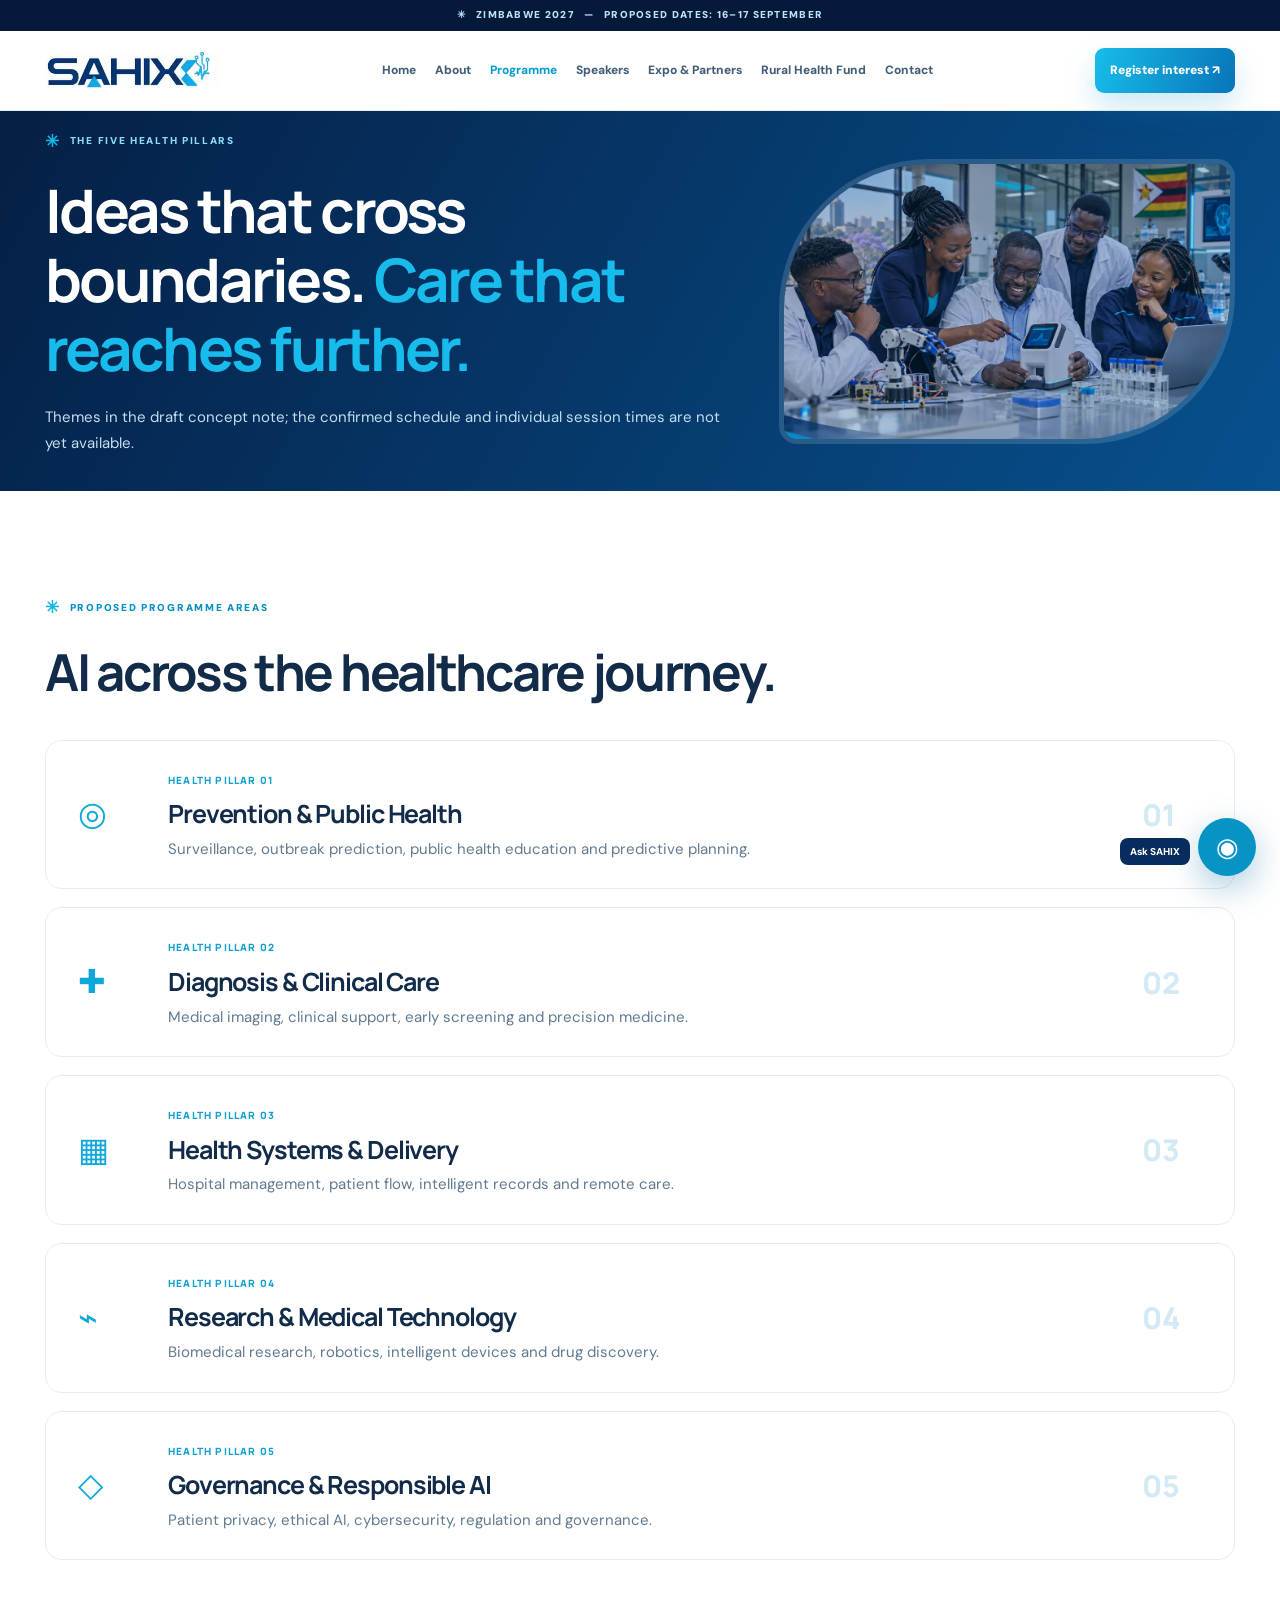
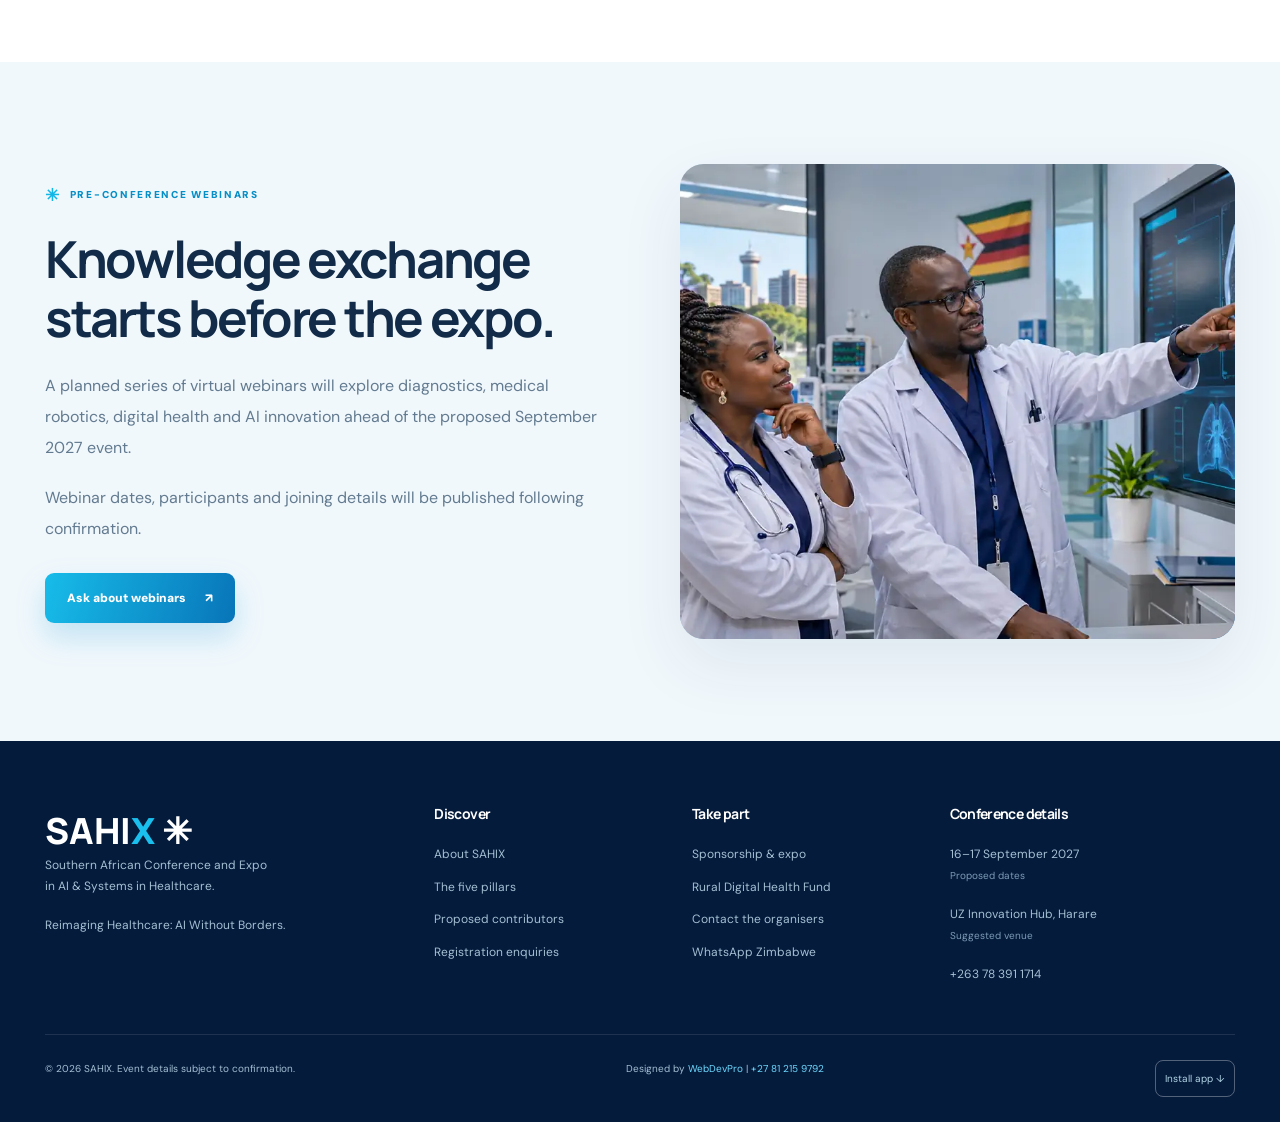
<file: programme.html>
<!doctype html><html lang="en-ZW"><head><meta charset="UTF-8"><meta name="viewport" content="width=device-width,initial-scale=1"><meta name="description" content="Explore the proposed five healthcare AI pillars at SAHIX 2027."><meta name="theme-color" content="#082958"><title>Conference Programme and Themes | SAHIX 2027 — Zimbabwe</title><meta property="og:title" content="Conference Programme and Themes | SAHIX 2027"><meta property="og:description" content="Explore the proposed five healthcare AI pillars at SAHIX 2027."><meta property="og:type" content="website"><link rel="stylesheet" href="style.css"><link rel="manifest" href="manifest.webmanifest"><link rel="icon" type="image/svg+xml" href="assets/icon.svg"><script src="app.js" defer></script></head><body data-page="programme"><a class="skip" href="#main">Skip to content</a><div class="topline">✳ &nbsp; ZIMBABWE 2027 &nbsp; — &nbsp; PROPOSED DATES: 16–17 SEPTEMBER</div><header class="header"><div class="container navrow"><a class="logo" href="index.html" aria-label="SAHIX home"><img src="assets/sahix-logo.webp" alt="SAHIX — Southern African Conference and Expo in AI & Systems in Healthcare" onerror="this.style.display='none';this.nextElementSibling.style.display='block'"><strong style="display:none">SAHI<span>X</span></strong></a><button type="button" id="menu" class="menu" aria-controls="links" aria-expanded="false" aria-label="Toggle navigation">☰</button><nav id="links"><a href="index.html">Home</a><a href="about.html">About</a><a href="programme.html">Programme</a><a href="speakers.html">Speakers</a><a href="sponsors.html">Expo & Partners</a><a href="fund.html">Rural Health Fund</a><a href="contact.html">Contact</a></nav><a class="navcta" href="register.html">Register interest ↗</a></div></header><div class="scrollprogress" id="scrollprogress"></div><main id="main"><section class="inner-hero"><div class="container inner-grid"><div><span class="kicker"><b>✳</b> THE FIVE HEALTH PILLARS</span><h1>Ideas that cross boundaries. <em>Care that reaches further.</em></h1><p>Themes in the draft concept note; the confirmed schedule and individual session times are not yet available.</p></div><div class="inner-photo"><img src="assets/zimbabwe-health-4.webp" alt="Illustrative scene of Zimbabwean African medical researchers developing healthcare technology" loading="lazy" decoding="async"></div></div></section><section class="section"><div class="container"><span class="kicker"><b>✳</b> PROPOSED PROGRAMME AREAS</span><h2 class="reveal">AI across the healthcare journey.</h2><div class="pillarrows"><article class="pillarrow"><span class="picon">◎</span><div><small>HEALTH PILLAR 01</small><h3>Prevention & Public Health</h3><p>Surveillance, outbreak prediction, public health education and predictive planning.</p></div><b>01</b></article><article class="pillarrow"><span class="picon">✚</span><div><small>HEALTH PILLAR 02</small><h3>Diagnosis & Clinical Care</h3><p>Medical imaging, clinical support, early screening and precision medicine.</p></div><b>02</b></article><article class="pillarrow"><span class="picon">▦</span><div><small>HEALTH PILLAR 03</small><h3>Health Systems & Delivery</h3><p>Hospital management, patient flow, intelligent records and remote care.</p></div><b>03</b></article><article class="pillarrow"><span class="picon">⌁</span><div><small>HEALTH PILLAR 04</small><h3>Research & Medical Technology</h3><p>Biomedical research, robotics, intelligent devices and drug discovery.</p></div><b>04</b></article><article class="pillarrow"><span class="picon">◇</span><div><small>HEALTH PILLAR 05</small><h3>Governance & Responsible AI</h3><p>Patient privacy, ethical AI, cybersecurity, regulation and governance.</p></div><b>05</b></article></div></div></section><section class="section section-light"><div class="container twocol"><div class="copy"><span class="kicker"><b>✳</b> PRE-CONFERENCE WEBINARS</span><h2 class="reveal">Knowledge exchange starts before the expo.</h2><p>A planned series of virtual webinars will explore diagnostics, medical robotics, digital health and AI innovation ahead of the proposed September 2027 event.</p><p>Webinar dates, participants and joining details will be published following confirmation.</p><a class="btn " href="contact.html">Ask about webinars <span>↗</span></a></div><div class="visual"><img src="assets/zimbabwe-health-2.webp" alt="Illustrative scene of Zimbabwean African doctors reviewing medical imaging" loading="lazy" decoding="async"></div></div></section></main><footer><div class="container footgrid"><div><a href="index.html" class="footlogo">SAHI<span>X</span> ✳</a><p>Southern African Conference and Expo<br>in AI & Systems in Healthcare.</p><p>Reimaging Healthcare: AI Without Borders.</p></div><div><h4>Discover</h4><a href="about.html">About SAHIX</a><a href="programme.html">The five pillars</a><a href="speakers.html">Proposed contributors</a><a href="register.html">Registration enquiries</a></div><div><h4>Take part</h4><a href="sponsors.html">Sponsorship & expo</a><a href="fund.html">Rural Digital Health Fund</a><a href="contact.html">Contact the organisers</a><a href="https://wa.me/263783911714" target="_blank" rel="noopener">WhatsApp Zimbabwe</a></div><div><h4>Conference details</h4><p>16–17 September 2027<br><small>Proposed dates</small></p><p>UZ Innovation Hub, Harare<br><small>Suggested venue</small></p><a href="tel:+263783911714">+263 78 391 1714</a></div></div><div class="container footbottom"><span>© <span id="year">2026</span> SAHIX. Event details subject to confirmation.</span><span>Designed by <a href="https://webdevpro.co.za" target="_blank" rel="noopener">WebDevPro</a> | <a href="tel:+27812159792">+27 81 215 9792</a></span><button type="button" id="install">Install app ↓</button></div></footer><nav class="mobilebar" aria-label="Mobile quick navigation"><a href="index.html"><b>⌂</b>Home</a><a href="programme.html"><b>▦</b>Pillars</a><a href="register.html"><b>✚</b>Register</a><a href="sponsors.html"><b>◇</b>Partner</a><button id="mobilechat"><b>◉</b>Chat</button></nav><button id="chatlaunch" class="chatlaunch" type="button" aria-label="Open WhatsApp enquiry assistant">◉ <span>Ask SAHIX</span></button><aside id="chatbox" class="chatbox" role="dialog" aria-label="SAHIX enquiry assistant" hidden><div class="chathead"><strong>✳ SAHIX Enquiry Assistant</strong><button id="chatclose" type="button" aria-label="Close">×</button></div><p>Welcome! How can we help you with SAHIX 2027?</p><form id="chatForm"><label>Your name<input name="name" required minlength="2" maxlength="80" autocomplete="name" placeholder="Your name"></label><label>Interested in<select name="interest" required><option>Conference registration</option><option>Sponsorship / exhibition</option><option>Speaker / webinar enquiry</option><option>Rural Digital Health Fund</option><option>General enquiry</option></select></label><label>Your message<textarea name="message" required maxlength="650" rows="3" placeholder="How can we help?"></textarea></label><button class="btn" type="submit">Continue on WhatsApp ↗</button><small>WhatsApp opens with a draft; you press Send to deliver it.</small></form></aside><dialog id="installDialog"><h3>Install SAHIX</h3><p>Use your browser's Install App / Add to Home Screen option. On iPhone, tap Share in Safari and choose Add to Home Screen.</p><button type="button" id="closeInstall" class="btn">Close</button></dialog></body></html>
</file>
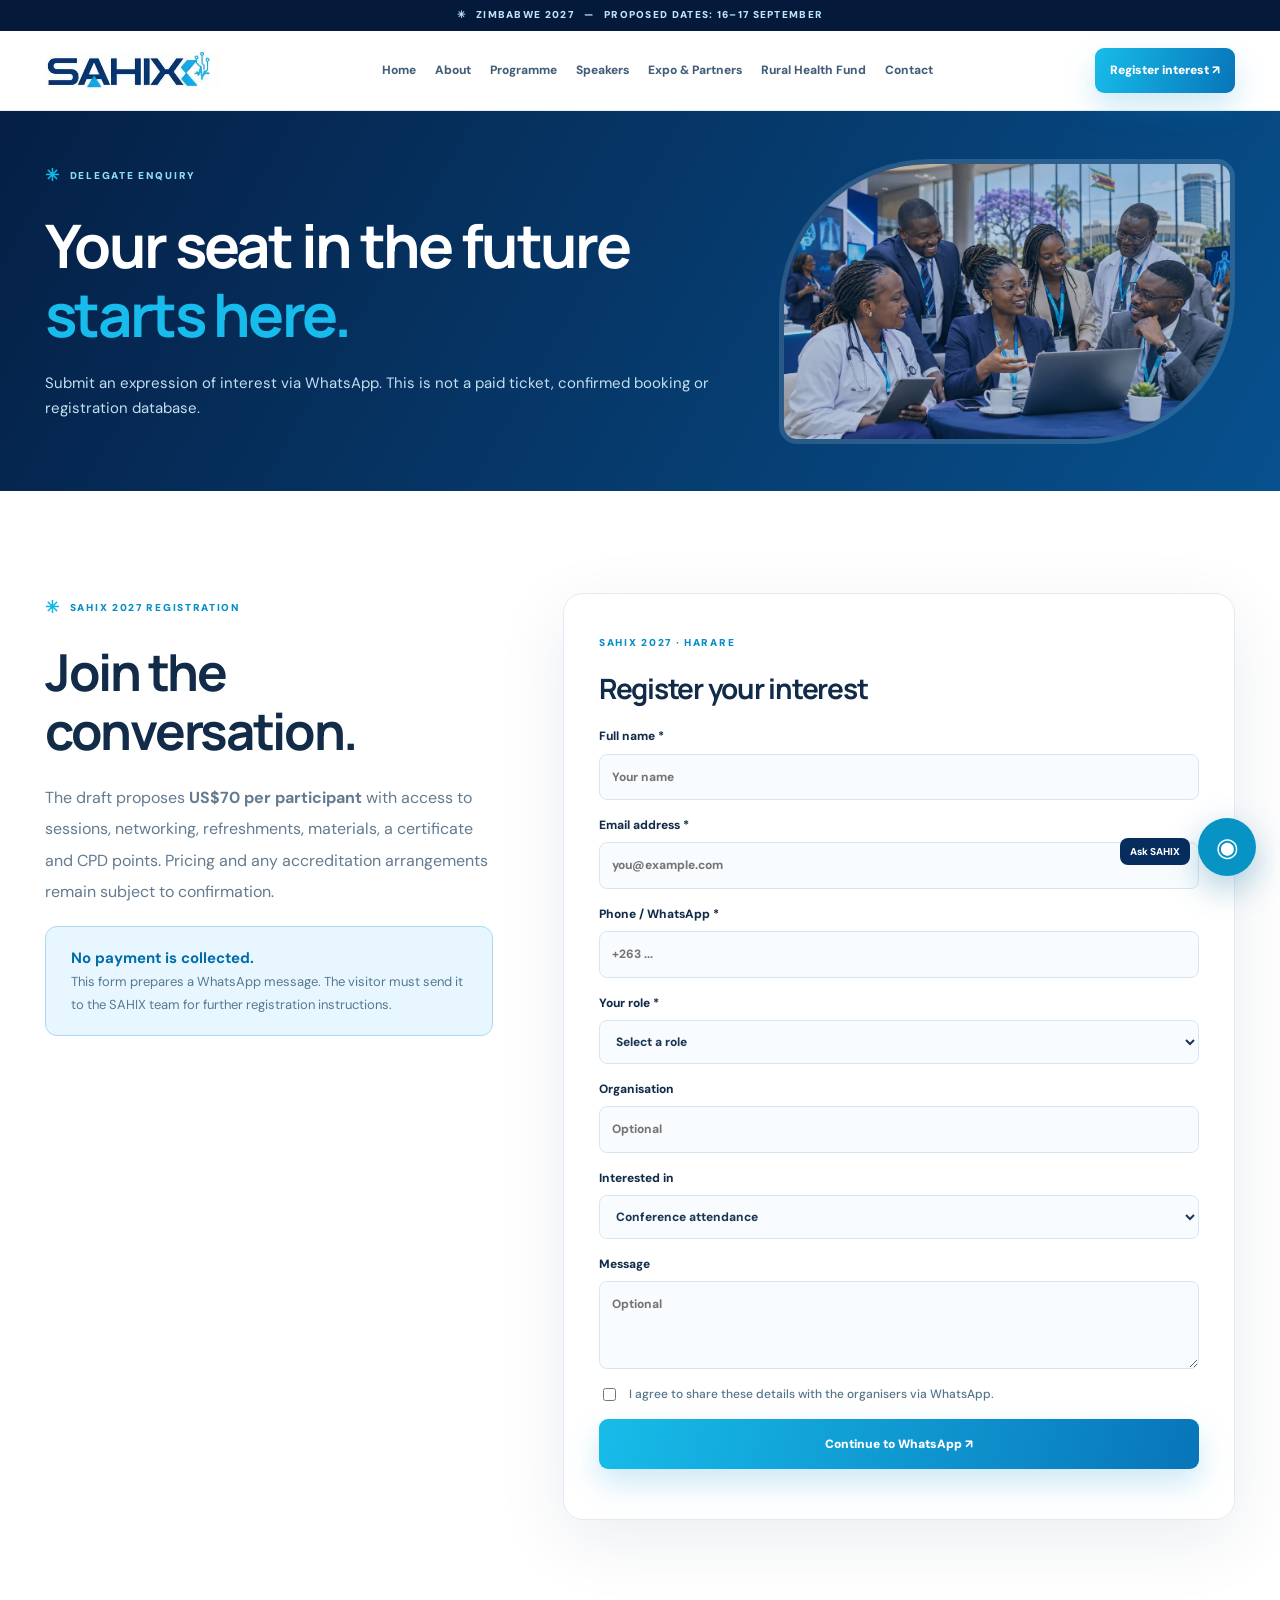
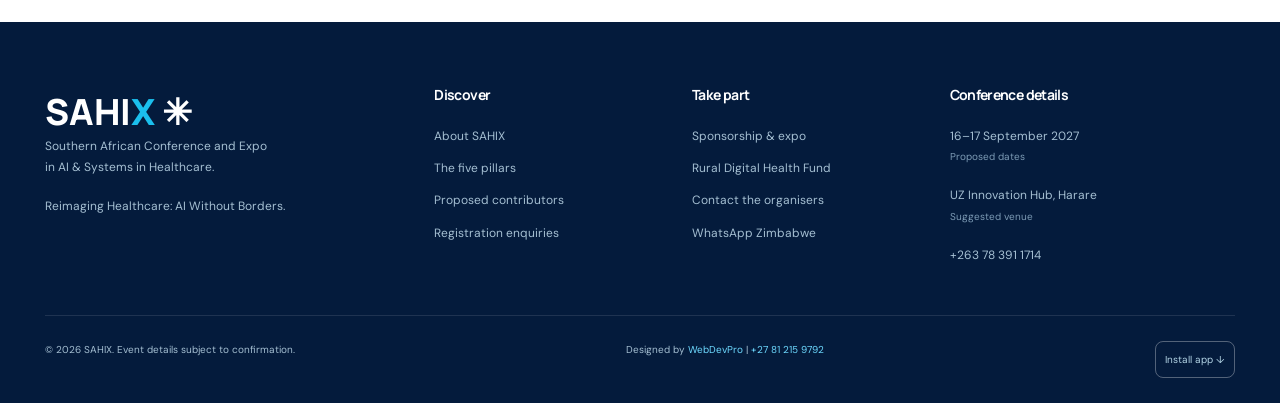
<file: register.html>
<!doctype html><html lang="en-ZW"><head><meta charset="UTF-8"><meta name="viewport" content="width=device-width,initial-scale=1"><meta name="description" content="Express interest in attending SAHIX 2027 via WhatsApp."><meta name="theme-color" content="#082958"><title>Register Your Interest | SAHIX 2027 — Zimbabwe</title><meta property="og:title" content="Register Your Interest | SAHIX 2027"><meta property="og:description" content="Express interest in attending SAHIX 2027 via WhatsApp."><meta property="og:type" content="website"><link rel="stylesheet" href="style.css"><link rel="manifest" href="manifest.webmanifest"><link rel="icon" type="image/svg+xml" href="assets/icon.svg"><script src="app.js" defer></script></head><body data-page="register"><a class="skip" href="#main">Skip to content</a><div class="topline">✳ &nbsp; ZIMBABWE 2027 &nbsp; — &nbsp; PROPOSED DATES: 16–17 SEPTEMBER</div><header class="header"><div class="container navrow"><a class="logo" href="index.html" aria-label="SAHIX home"><img src="assets/sahix-logo.webp" alt="SAHIX — Southern African Conference and Expo in AI & Systems in Healthcare" onerror="this.style.display='none';this.nextElementSibling.style.display='block'"><strong style="display:none">SAHI<span>X</span></strong></a><button type="button" id="menu" class="menu" aria-controls="links" aria-expanded="false" aria-label="Toggle navigation">☰</button><nav id="links"><a href="index.html">Home</a><a href="about.html">About</a><a href="programme.html">Programme</a><a href="speakers.html">Speakers</a><a href="sponsors.html">Expo & Partners</a><a href="fund.html">Rural Health Fund</a><a href="contact.html">Contact</a></nav><a class="navcta" href="register.html">Register interest ↗</a></div></header><div class="scrollprogress" id="scrollprogress"></div><main id="main"><section class="inner-hero"><div class="container inner-grid"><div><span class="kicker"><b>✳</b> DELEGATE ENQUIRY</span><h1>Your seat in the future <em>starts here.</em></h1><p>Submit an expression of interest via WhatsApp. This is not a paid ticket, confirmed booking or registration database.</p></div><div class="inner-photo"><img src="assets/zimbabwe-health-1.webp" alt="Illustrative scene of Zimbabwean African healthcare delegates collaborating at a conference" loading="lazy" decoding="async"></div></div></section><section class="section"><div class="container reggrid"><div class="copy"><span class="kicker"><b>✳</b> SAHIX 2027 REGISTRATION</span><h2 class="reveal">Join the conversation.</h2><p>The draft proposes <strong>US$70 per participant</strong> with access to sessions, networking, refreshments, materials, a certificate and CPD points. Pricing and any accreditation arrangements remain subject to confirmation.</p><div class="notice"><strong>No payment is collected.</strong><p>This form prepares a WhatsApp message. The visitor must send it to the SAHIX team for further registration instructions.</p></div></div><div class="formcard"><span class="kicker">SAHIX 2027 · HARARE</span><h2>Register your interest</h2><form id="registration"><label>Full name *<input name="name" required minlength="2" maxlength="80" autocomplete="name" placeholder="Your name"></label><label>Email address *<input name="email" type="email" required autocomplete="email" placeholder="you@example.com"></label><label>Phone / WhatsApp *<input name="phone" type="tel" required minlength="7" maxlength="23" autocomplete="tel" placeholder="+263 ..."></label><label>Your role *<select name="role" required><option value="">Select a role</option><option>Doctor / healthcare professional</option><option>Researcher / academic</option><option>Student</option><option>Biomedical engineer</option><option>Policymaker / government</option><option>Technology company / innovator</option><option>Exhibitor / sponsor</option><option>Other</option></select></label><label>Organisation<input name="organisation" maxlength="90" placeholder="Optional"></label><label>Interested in<select name="interest"><option>Conference attendance</option><option>Pre-conference webinar</option><option>Speaking / research</option><option>Sponsorship / exhibition</option><option>Rural Digital Health Fund</option></select></label><label>Message<textarea name="message" rows="3" maxlength="700" placeholder="Optional"></textarea></label><label class="consent"><input type="checkbox" required> I agree to share these details with the organisers via WhatsApp.</label><button class="btn" type="submit">Continue to WhatsApp ↗</button><p class="status" id="regStatus" role="status"></p></form></div></div></section></main><footer><div class="container footgrid"><div><a href="index.html" class="footlogo">SAHI<span>X</span> ✳</a><p>Southern African Conference and Expo<br>in AI & Systems in Healthcare.</p><p>Reimaging Healthcare: AI Without Borders.</p></div><div><h4>Discover</h4><a href="about.html">About SAHIX</a><a href="programme.html">The five pillars</a><a href="speakers.html">Proposed contributors</a><a href="register.html">Registration enquiries</a></div><div><h4>Take part</h4><a href="sponsors.html">Sponsorship & expo</a><a href="fund.html">Rural Digital Health Fund</a><a href="contact.html">Contact the organisers</a><a href="https://wa.me/263783911714" target="_blank" rel="noopener">WhatsApp Zimbabwe</a></div><div><h4>Conference details</h4><p>16–17 September 2027<br><small>Proposed dates</small></p><p>UZ Innovation Hub, Harare<br><small>Suggested venue</small></p><a href="tel:+263783911714">+263 78 391 1714</a></div></div><div class="container footbottom"><span>© <span id="year">2026</span> SAHIX. Event details subject to confirmation.</span><span>Designed by <a href="https://webdevpro.co.za" target="_blank" rel="noopener">WebDevPro</a> | <a href="tel:+27812159792">+27 81 215 9792</a></span><button type="button" id="install">Install app ↓</button></div></footer><nav class="mobilebar" aria-label="Mobile quick navigation"><a href="index.html"><b>⌂</b>Home</a><a href="programme.html"><b>▦</b>Pillars</a><a href="register.html"><b>✚</b>Register</a><a href="sponsors.html"><b>◇</b>Partner</a><button id="mobilechat"><b>◉</b>Chat</button></nav><button id="chatlaunch" class="chatlaunch" type="button" aria-label="Open WhatsApp enquiry assistant">◉ <span>Ask SAHIX</span></button><aside id="chatbox" class="chatbox" role="dialog" aria-label="SAHIX enquiry assistant" hidden><div class="chathead"><strong>✳ SAHIX Enquiry Assistant</strong><button id="chatclose" type="button" aria-label="Close">×</button></div><p>Welcome! How can we help you with SAHIX 2027?</p><form id="chatForm"><label>Your name<input name="name" required minlength="2" maxlength="80" autocomplete="name" placeholder="Your name"></label><label>Interested in<select name="interest" required><option>Conference registration</option><option>Sponsorship / exhibition</option><option>Speaker / webinar enquiry</option><option>Rural Digital Health Fund</option><option>General enquiry</option></select></label><label>Your message<textarea name="message" required maxlength="650" rows="3" placeholder="How can we help?"></textarea></label><button class="btn" type="submit">Continue on WhatsApp ↗</button><small>WhatsApp opens with a draft; you press Send to deliver it.</small></form></aside><dialog id="installDialog"><h3>Install SAHIX</h3><p>Use your browser's Install App / Add to Home Screen option. On iPhone, tap Share in Safari and choose Add to Home Screen.</p><button type="button" id="closeInstall" class="btn">Close</button></dialog></body></html>
</file>
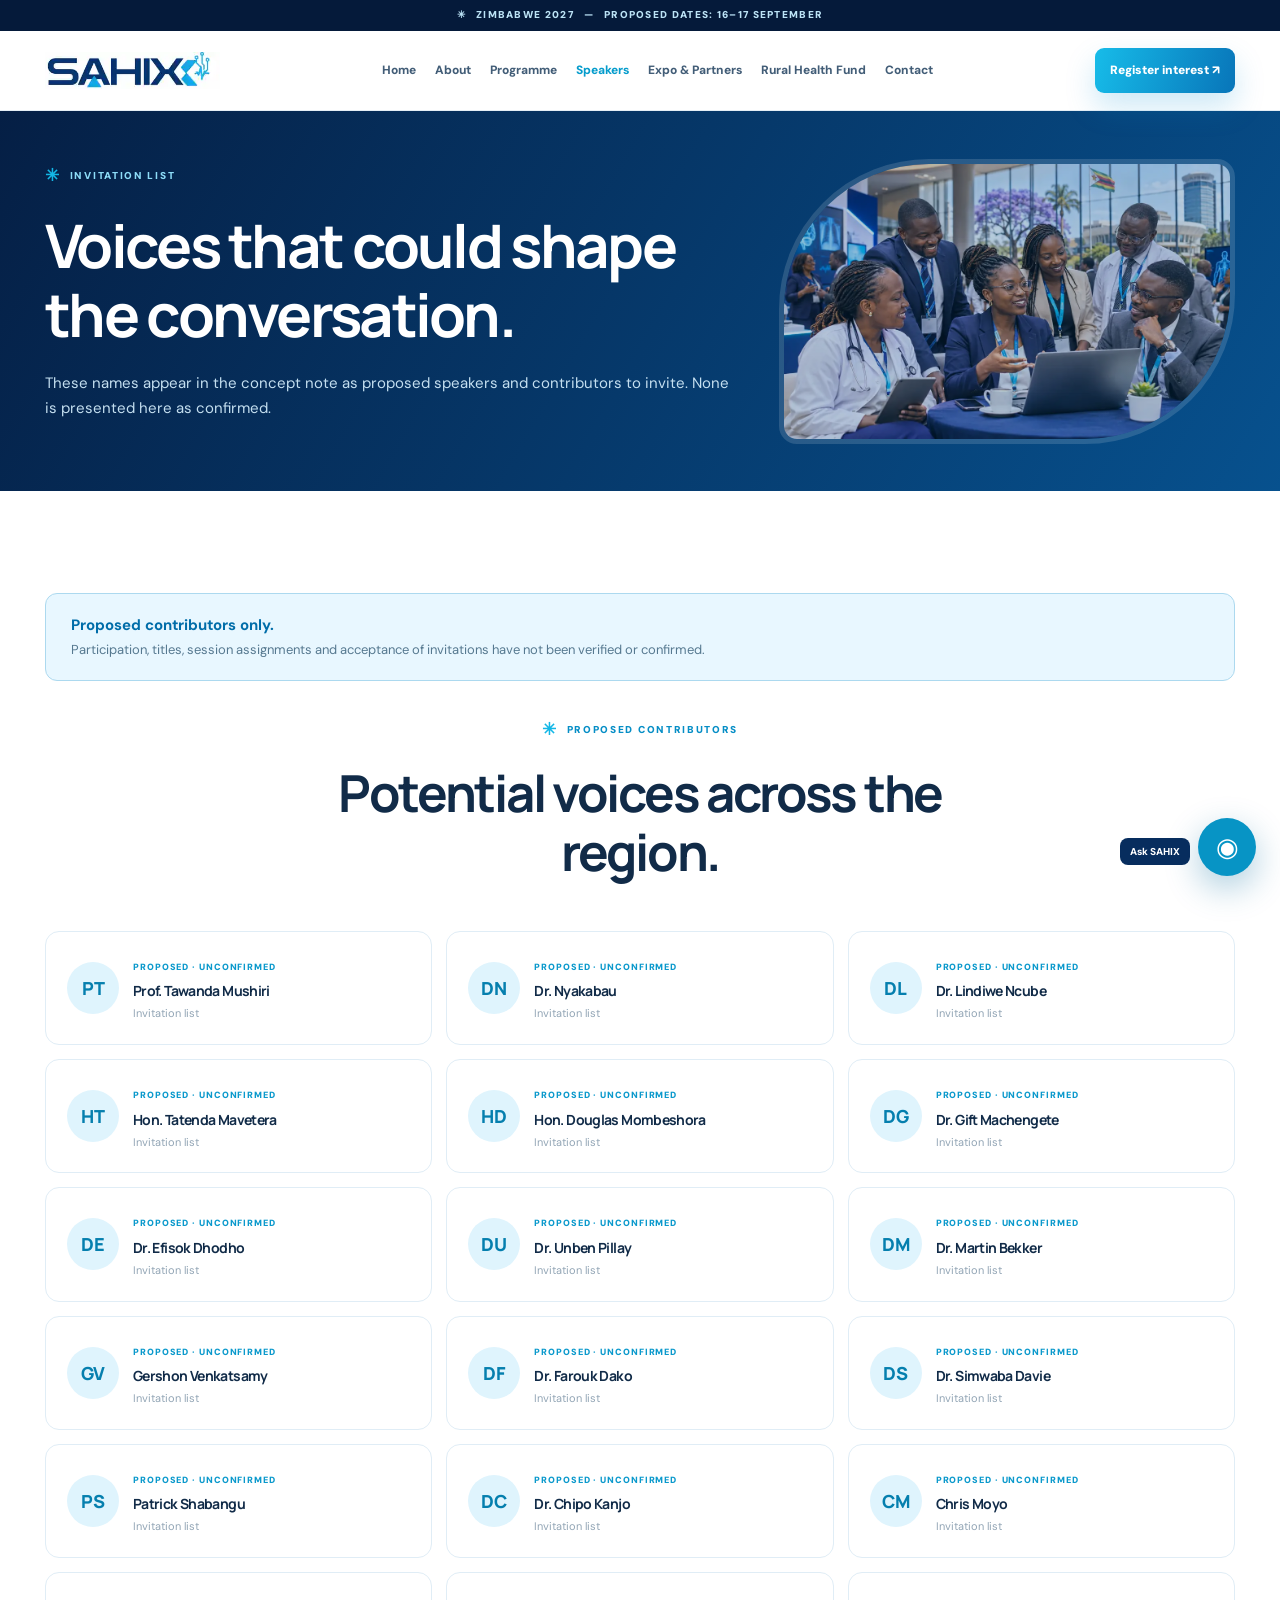
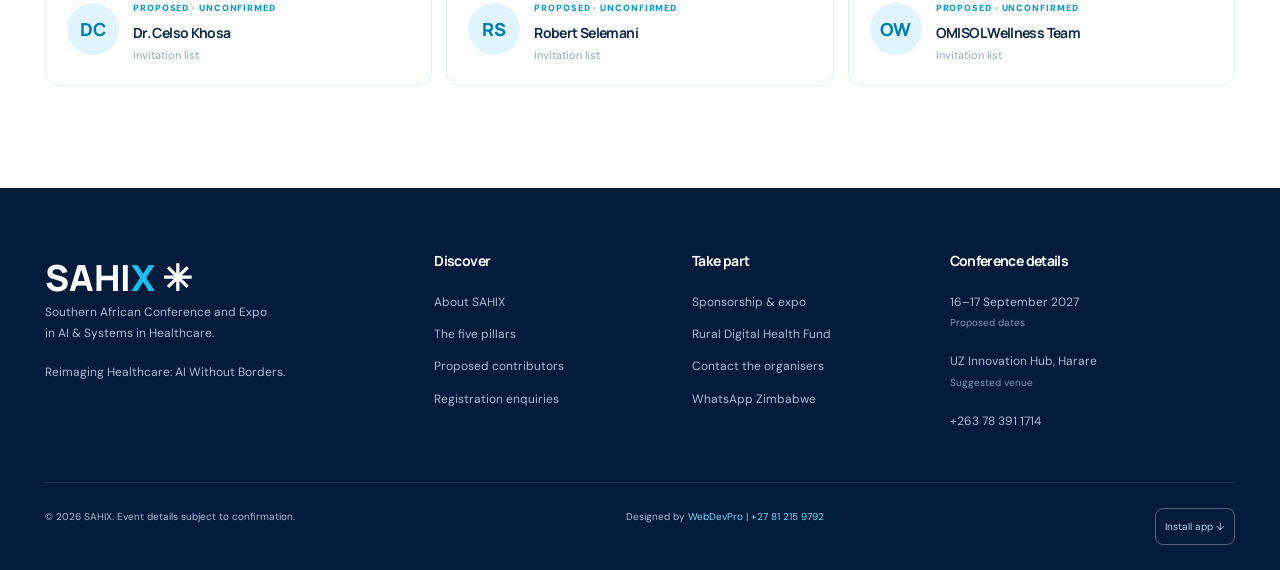
<file: speakers.html>
<!doctype html><html lang="en-ZW"><head><meta charset="UTF-8"><meta name="viewport" content="width=device-width,initial-scale=1"><meta name="description" content="Unconfirmed proposed contributor invitation list for SAHIX 2027."><meta name="theme-color" content="#082958"><title>Proposed Speakers | SAHIX 2027 — Zimbabwe</title><meta property="og:title" content="Proposed Speakers | SAHIX 2027"><meta property="og:description" content="Unconfirmed proposed contributor invitation list for SAHIX 2027."><meta property="og:type" content="website"><link rel="stylesheet" href="style.css"><link rel="manifest" href="manifest.webmanifest"><link rel="icon" type="image/svg+xml" href="assets/icon.svg"><script src="app.js" defer></script></head><body data-page="speakers"><a class="skip" href="#main">Skip to content</a><div class="topline">✳ &nbsp; ZIMBABWE 2027 &nbsp; — &nbsp; PROPOSED DATES: 16–17 SEPTEMBER</div><header class="header"><div class="container navrow"><a class="logo" href="index.html" aria-label="SAHIX home"><img src="assets/sahix-logo.webp" alt="SAHIX — Southern African Conference and Expo in AI & Systems in Healthcare" onerror="this.style.display='none';this.nextElementSibling.style.display='block'"><strong style="display:none">SAHI<span>X</span></strong></a><button type="button" id="menu" class="menu" aria-controls="links" aria-expanded="false" aria-label="Toggle navigation">☰</button><nav id="links"><a href="index.html">Home</a><a href="about.html">About</a><a href="programme.html">Programme</a><a href="speakers.html">Speakers</a><a href="sponsors.html">Expo & Partners</a><a href="fund.html">Rural Health Fund</a><a href="contact.html">Contact</a></nav><a class="navcta" href="register.html">Register interest ↗</a></div></header><div class="scrollprogress" id="scrollprogress"></div><main id="main"><section class="inner-hero"><div class="container inner-grid"><div><span class="kicker"><b>✳</b> INVITATION LIST</span><h1>Voices that could shape the conversation.</h1><p>These names appear in the concept note as proposed speakers and contributors to invite. None is presented here as confirmed.</p></div><div class="inner-photo"><img src="assets/zimbabwe-health-1.webp" alt="Illustrative scene of Zimbabwean African healthcare delegates collaborating at a conference" loading="lazy" decoding="async"></div></div></section><section class="section"><div class="container"><div class="notice"><strong>Proposed contributors only.</strong><p>Participation, titles, session assignments and acceptance of invitations have not been verified or confirmed.</p></div><div class="centerhead"><span class="kicker"><b>✳</b> PROPOSED CONTRIBUTORS</span><h2 class="reveal">Potential voices across the region.</h2></div><div class="speakergrid"><article class="speaker"><span>PT</span><div><small>PROPOSED · UNCONFIRMED</small><h3>Prof. Tawanda Mushiri</h3><p>Invitation list</p></div></article><article class="speaker"><span>DN</span><div><small>PROPOSED · UNCONFIRMED</small><h3>Dr. Nyakabau</h3><p>Invitation list</p></div></article><article class="speaker"><span>DL</span><div><small>PROPOSED · UNCONFIRMED</small><h3>Dr. Lindiwe Ncube</h3><p>Invitation list</p></div></article><article class="speaker"><span>HT</span><div><small>PROPOSED · UNCONFIRMED</small><h3>Hon. Tatenda Mavetera</h3><p>Invitation list</p></div></article><article class="speaker"><span>HD</span><div><small>PROPOSED · UNCONFIRMED</small><h3>Hon. Douglas Mombeshora</h3><p>Invitation list</p></div></article><article class="speaker"><span>DG</span><div><small>PROPOSED · UNCONFIRMED</small><h3>Dr. Gift Machengete</h3><p>Invitation list</p></div></article><article class="speaker"><span>DE</span><div><small>PROPOSED · UNCONFIRMED</small><h3>Dr. Efisok Dhodho</h3><p>Invitation list</p></div></article><article class="speaker"><span>DU</span><div><small>PROPOSED · UNCONFIRMED</small><h3>Dr. Unben Pillay</h3><p>Invitation list</p></div></article><article class="speaker"><span>DM</span><div><small>PROPOSED · UNCONFIRMED</small><h3>Dr. Martin Bekker</h3><p>Invitation list</p></div></article><article class="speaker"><span>GV</span><div><small>PROPOSED · UNCONFIRMED</small><h3>Gershon Venkatsamy</h3><p>Invitation list</p></div></article><article class="speaker"><span>DF</span><div><small>PROPOSED · UNCONFIRMED</small><h3>Dr. Farouk Dako</h3><p>Invitation list</p></div></article><article class="speaker"><span>DS</span><div><small>PROPOSED · UNCONFIRMED</small><h3>Dr. Simwaba Davie</h3><p>Invitation list</p></div></article><article class="speaker"><span>PS</span><div><small>PROPOSED · UNCONFIRMED</small><h3>Patrick Shabangu</h3><p>Invitation list</p></div></article><article class="speaker"><span>DC</span><div><small>PROPOSED · UNCONFIRMED</small><h3>Dr. Chipo Kanjo</h3><p>Invitation list</p></div></article><article class="speaker"><span>CM</span><div><small>PROPOSED · UNCONFIRMED</small><h3>Chris Moyo</h3><p>Invitation list</p></div></article><article class="speaker"><span>DC</span><div><small>PROPOSED · UNCONFIRMED</small><h3>Dr. Celso Khosa</h3><p>Invitation list</p></div></article><article class="speaker"><span>RS</span><div><small>PROPOSED · UNCONFIRMED</small><h3>Robert Selemani</h3><p>Invitation list</p></div></article><article class="speaker"><span>OW</span><div><small>PROPOSED · UNCONFIRMED</small><h3>OMISOL Wellness Team</h3><p>Invitation list</p></div></article></div></div></section></main><footer><div class="container footgrid"><div><a href="index.html" class="footlogo">SAHI<span>X</span> ✳</a><p>Southern African Conference and Expo<br>in AI & Systems in Healthcare.</p><p>Reimaging Healthcare: AI Without Borders.</p></div><div><h4>Discover</h4><a href="about.html">About SAHIX</a><a href="programme.html">The five pillars</a><a href="speakers.html">Proposed contributors</a><a href="register.html">Registration enquiries</a></div><div><h4>Take part</h4><a href="sponsors.html">Sponsorship & expo</a><a href="fund.html">Rural Digital Health Fund</a><a href="contact.html">Contact the organisers</a><a href="https://wa.me/263783911714" target="_blank" rel="noopener">WhatsApp Zimbabwe</a></div><div><h4>Conference details</h4><p>16–17 September 2027<br><small>Proposed dates</small></p><p>UZ Innovation Hub, Harare<br><small>Suggested venue</small></p><a href="tel:+263783911714">+263 78 391 1714</a></div></div><div class="container footbottom"><span>© <span id="year">2026</span> SAHIX. Event details subject to confirmation.</span><span>Designed by <a href="https://webdevpro.co.za" target="_blank" rel="noopener">WebDevPro</a> | <a href="tel:+27812159792">+27 81 215 9792</a></span><button type="button" id="install">Install app ↓</button></div></footer><nav class="mobilebar" aria-label="Mobile quick navigation"><a href="index.html"><b>⌂</b>Home</a><a href="programme.html"><b>▦</b>Pillars</a><a href="register.html"><b>✚</b>Register</a><a href="sponsors.html"><b>◇</b>Partner</a><button id="mobilechat"><b>◉</b>Chat</button></nav><button id="chatlaunch" class="chatlaunch" type="button" aria-label="Open WhatsApp enquiry assistant">◉ <span>Ask SAHIX</span></button><aside id="chatbox" class="chatbox" role="dialog" aria-label="SAHIX enquiry assistant" hidden><div class="chathead"><strong>✳ SAHIX Enquiry Assistant</strong><button id="chatclose" type="button" aria-label="Close">×</button></div><p>Welcome! How can we help you with SAHIX 2027?</p><form id="chatForm"><label>Your name<input name="name" required minlength="2" maxlength="80" autocomplete="name" placeholder="Your name"></label><label>Interested in<select name="interest" required><option>Conference registration</option><option>Sponsorship / exhibition</option><option>Speaker / webinar enquiry</option><option>Rural Digital Health Fund</option><option>General enquiry</option></select></label><label>Your message<textarea name="message" required maxlength="650" rows="3" placeholder="How can we help?"></textarea></label><button class="btn" type="submit">Continue on WhatsApp ↗</button><small>WhatsApp opens with a draft; you press Send to deliver it.</small></form></aside><dialog id="installDialog"><h3>Install SAHIX</h3><p>Use your browser's Install App / Add to Home Screen option. On iPhone, tap Share in Safari and choose Add to Home Screen.</p><button type="button" id="closeInstall" class="btn">Close</button></dialog></body></html>
</file>
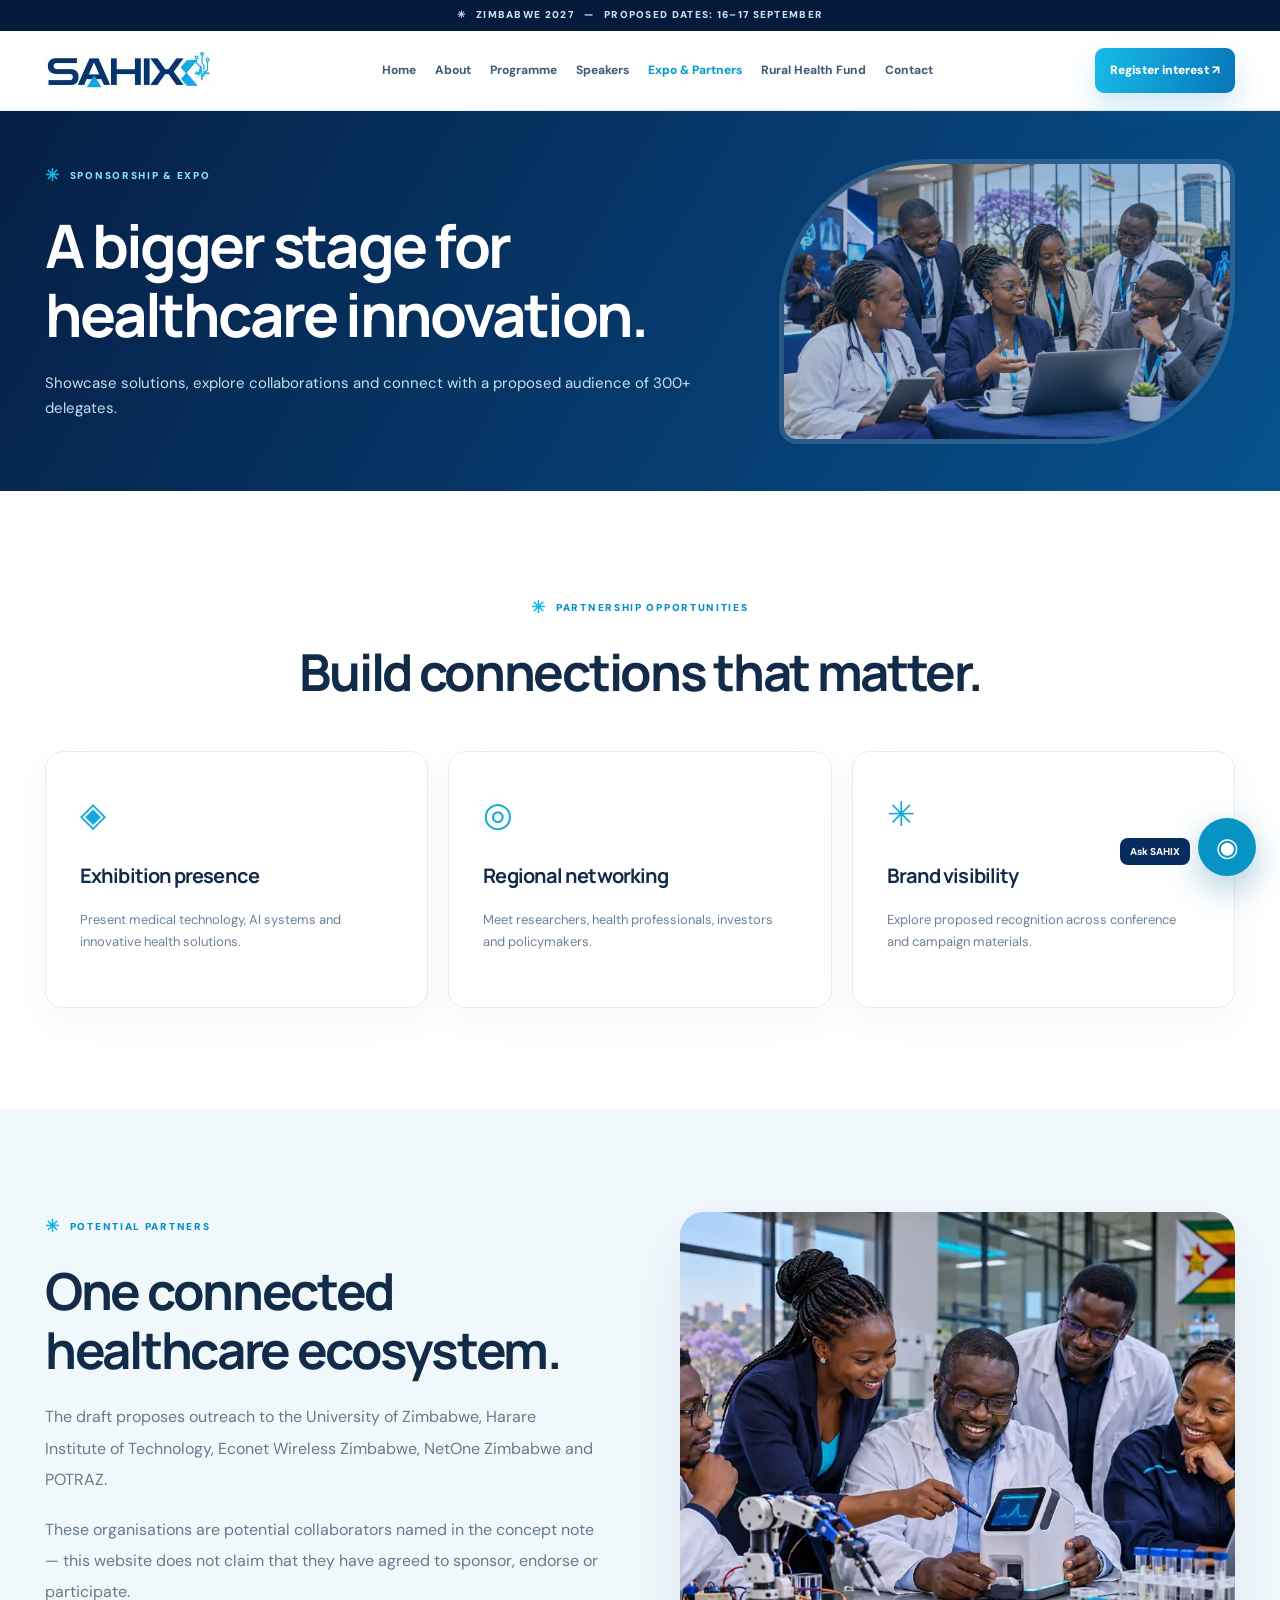
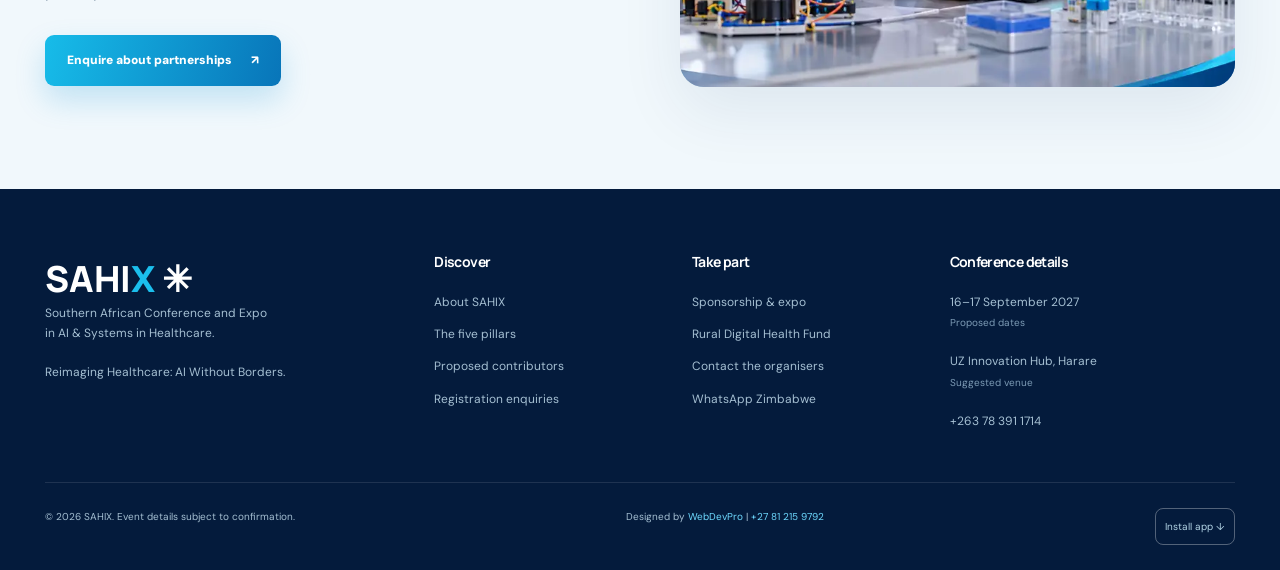
<file: sponsors.html>
<!doctype html><html lang="en-ZW"><head><meta charset="UTF-8"><meta name="viewport" content="width=device-width,initial-scale=1"><meta name="description" content="Explore proposed sponsorship and expo opportunities at SAHIX 2027."><meta name="theme-color" content="#082958"><title>Sponsorship and Exhibition | SAHIX 2027 — Zimbabwe</title><meta property="og:title" content="Sponsorship and Exhibition | SAHIX 2027"><meta property="og:description" content="Explore proposed sponsorship and expo opportunities at SAHIX 2027."><meta property="og:type" content="website"><link rel="stylesheet" href="style.css"><link rel="manifest" href="manifest.webmanifest"><link rel="icon" type="image/svg+xml" href="assets/icon.svg"><script src="app.js" defer></script></head><body data-page="sponsors"><a class="skip" href="#main">Skip to content</a><div class="topline">✳ &nbsp; ZIMBABWE 2027 &nbsp; — &nbsp; PROPOSED DATES: 16–17 SEPTEMBER</div><header class="header"><div class="container navrow"><a class="logo" href="index.html" aria-label="SAHIX home"><img src="assets/sahix-logo.webp" alt="SAHIX — Southern African Conference and Expo in AI & Systems in Healthcare" onerror="this.style.display='none';this.nextElementSibling.style.display='block'"><strong style="display:none">SAHI<span>X</span></strong></a><button type="button" id="menu" class="menu" aria-controls="links" aria-expanded="false" aria-label="Toggle navigation">☰</button><nav id="links"><a href="index.html">Home</a><a href="about.html">About</a><a href="programme.html">Programme</a><a href="speakers.html">Speakers</a><a href="sponsors.html">Expo & Partners</a><a href="fund.html">Rural Health Fund</a><a href="contact.html">Contact</a></nav><a class="navcta" href="register.html">Register interest ↗</a></div></header><div class="scrollprogress" id="scrollprogress"></div><main id="main"><section class="inner-hero"><div class="container inner-grid"><div><span class="kicker"><b>✳</b> SPONSORSHIP & EXPO</span><h1>A bigger stage for healthcare innovation.</h1><p>Showcase solutions, explore collaborations and connect with a proposed audience of 300+ delegates.</p></div><div class="inner-photo"><img src="assets/zimbabwe-health-1.webp" alt="Illustrative scene of Zimbabwean African healthcare delegates collaborating at a conference" loading="lazy" decoding="async"></div></div></section><section class="section"><div class="container"><div class="centerhead"><span class="kicker"><b>✳</b> PARTNERSHIP OPPORTUNITIES</span><h2 class="reveal">Build connections that matter.</h2></div><div class="threecards"><article><i>◈</i><h3>Exhibition presence</h3><p>Present medical technology, AI systems and innovative health solutions.</p></article><article><i>◎</i><h3>Regional networking</h3><p>Meet researchers, health professionals, investors and policymakers.</p></article><article><i>✳</i><h3>Brand visibility</h3><p>Explore proposed recognition across conference and campaign materials.</p></article></div></div></section><section class="section section-light"><div class="container twocol"><div class="copy"><span class="kicker"><b>✳</b> POTENTIAL PARTNERS</span><h2 class="reveal">One connected healthcare ecosystem.</h2><p>The draft proposes outreach to the University of Zimbabwe, Harare Institute of Technology, Econet Wireless Zimbabwe, NetOne Zimbabwe and POTRAZ.</p><p>These organisations are potential collaborators named in the concept note — this website does not claim that they have agreed to sponsor, endorse or participate.</p><a class="btn " href="contact.html">Enquire about partnerships <span>↗</span></a></div><div class="visual"><img src="assets/zimbabwe-health-4.webp" alt="Illustrative scene of Zimbabwean African medical researchers developing healthcare technology" loading="lazy" decoding="async"></div></div></section></main><footer><div class="container footgrid"><div><a href="index.html" class="footlogo">SAHI<span>X</span> ✳</a><p>Southern African Conference and Expo<br>in AI & Systems in Healthcare.</p><p>Reimaging Healthcare: AI Without Borders.</p></div><div><h4>Discover</h4><a href="about.html">About SAHIX</a><a href="programme.html">The five pillars</a><a href="speakers.html">Proposed contributors</a><a href="register.html">Registration enquiries</a></div><div><h4>Take part</h4><a href="sponsors.html">Sponsorship & expo</a><a href="fund.html">Rural Digital Health Fund</a><a href="contact.html">Contact the organisers</a><a href="https://wa.me/263783911714" target="_blank" rel="noopener">WhatsApp Zimbabwe</a></div><div><h4>Conference details</h4><p>16–17 September 2027<br><small>Proposed dates</small></p><p>UZ Innovation Hub, Harare<br><small>Suggested venue</small></p><a href="tel:+263783911714">+263 78 391 1714</a></div></div><div class="container footbottom"><span>© <span id="year">2026</span> SAHIX. Event details subject to confirmation.</span><span>Designed by <a href="https://webdevpro.co.za" target="_blank" rel="noopener">WebDevPro</a> | <a href="tel:+27812159792">+27 81 215 9792</a></span><button type="button" id="install">Install app ↓</button></div></footer><nav class="mobilebar" aria-label="Mobile quick navigation"><a href="index.html"><b>⌂</b>Home</a><a href="programme.html"><b>▦</b>Pillars</a><a href="register.html"><b>✚</b>Register</a><a href="sponsors.html"><b>◇</b>Partner</a><button id="mobilechat"><b>◉</b>Chat</button></nav><button id="chatlaunch" class="chatlaunch" type="button" aria-label="Open WhatsApp enquiry assistant">◉ <span>Ask SAHIX</span></button><aside id="chatbox" class="chatbox" role="dialog" aria-label="SAHIX enquiry assistant" hidden><div class="chathead"><strong>✳ SAHIX Enquiry Assistant</strong><button id="chatclose" type="button" aria-label="Close">×</button></div><p>Welcome! How can we help you with SAHIX 2027?</p><form id="chatForm"><label>Your name<input name="name" required minlength="2" maxlength="80" autocomplete="name" placeholder="Your name"></label><label>Interested in<select name="interest" required><option>Conference registration</option><option>Sponsorship / exhibition</option><option>Speaker / webinar enquiry</option><option>Rural Digital Health Fund</option><option>General enquiry</option></select></label><label>Your message<textarea name="message" required maxlength="650" rows="3" placeholder="How can we help?"></textarea></label><button class="btn" type="submit">Continue on WhatsApp ↗</button><small>WhatsApp opens with a draft; you press Send to deliver it.</small></form></aside><dialog id="installDialog"><h3>Install SAHIX</h3><p>Use your browser's Install App / Add to Home Screen option. On iPhone, tap Share in Safari and choose Add to Home Screen.</p><button type="button" id="closeInstall" class="btn">Close</button></dialog></body></html>
</file>
<file: style.css>
@import url('https://fonts.googleapis.com/css2?family=DM+Sans:wght@400;500;600;700&family=Manrope:wght@400;500;600;700;800&display=swap');
:root{--navy:#092852;--deep:#061d40;--cyan:#18bcec;--sky:#0685c5;--text:#112b48;--muted:#667f94;--light:#f1f8fc}*{box-sizing:border-box}html{scroll-behavior:smooth;scroll-padding-top:100px}body{margin:0;background:#fff;color:var(--text);font:15px/1.7 'DM Sans',Arial,sans-serif}a{text-decoration:none;color:inherit}button,input,select,textarea{font:inherit}button{cursor:pointer}img{display:block;width:100%;object-fit:cover}h1,h2,h3,h4{font-family:Manrope,Arial,sans-serif;line-height:1.15;letter-spacing:-.045em;margin:0 0 22px}h1{font-size:clamp(42px,5.4vw,77px)}h2{font-size:clamp(31px,4vw,51px)}h3{font-size:20px}p{margin:0 0 19px}em{font-style:normal;color:var(--cyan)}.container{width:min(1190px,calc(100% - 48px));margin:auto}.section{padding:102px 0}.section-light{background:var(--light)}.topline{height:31px;background:#051a3a;color:#bce3f6;text-align:center;padding:6px 10px;font-size:10px;font-weight:900;letter-spacing:.13em}.header{position:sticky;top:0;z-index:60;background:#ffffffec;backdrop-filter:blur(20px);border-bottom:1px solid #e5eef5}.navrow{height:79px;display:flex;align-items:center;gap:17px}.logo{width:175px;flex-shrink:0}.logo img{width:175px;max-height:71px;object-fit:contain}.logo strong{font:900 33px Manrope;color:#0c3a81}.logo strong span{color:#20b7ed}#links{display:flex;gap:19px;justify-content:center;align-items:center;flex:1}#links a{font-size:12px;font-weight:800;color:#425d77;white-space:nowrap}#links a:hover,#links a.current{color:#059ccc}.navcta,.btn{display:inline-flex;align-items:center;justify-content:center;gap:19px;background:linear-gradient(105deg,#17bce9,#0875b9);color:#fff;border:0;border-radius:9px;padding:15px 22px;font-size:12px;font-weight:900;white-space:nowrap;box-shadow:0 14px 30px #0a91d335;transition:.25s}.btn:hover,.navcta:hover{transform:translateY(-3px);box-shadow:0 18px 35px #0a91d355}.navcta{padding:12px 15px}.btn-secondary{border:1px solid #ffffff77;background:#ffffff11;box-shadow:none}.btn-secondary:hover{background:#ffffff29;box-shadow:none}.menu{display:none;border:0;color:#0a4579;background:none;font-size:25px}.scrollprogress{position:fixed;top:0;left:0;right:0;z-index:90;height:3px;background:var(--cyan);transform:scaleX(0);transform-origin:left}.skip{position:absolute;top:-100px}.skip:focus{top:10px;z-index:100;background:#fff}.kicker{display:inline-flex;align-items:center;gap:9px;font-size:10px;font-weight:900;letter-spacing:.17em;color:#068ec6;margin-bottom:21px}.kicker b{color:#13b7e6;font-size:17px}.hero{position:relative;min-height:690px;background:#051f47;color:#fff;overflow:hidden}.slides,.slide,.hero-overlay{position:absolute;inset:0}.slide{opacity:0;transition:opacity 1.4s;background-size:cover;background-position:center;filter:saturate(.95)}.slide.active{opacity:.38}.hero-overlay{background:linear-gradient(95deg,#041b3e 12%,#05234bcf 63%,#0a5da35c 100%)}.hero-grid{position:relative;z-index:2;min-height:655px;display:grid;grid-template-columns:1.16fr .84fr;gap:25px;align-items:center}.hero-content{padding:60px 0 76px}.hero .kicker,.inner-hero .kicker,.darkband .kicker,.finale .kicker{color:#8ddcf8}.subbrand{font-size:10px;letter-spacing:.18em;color:#afd5ed;margin-bottom:19px;font-weight:900}.hero h1{max-width:720px}.hero-content>p{font-size:17px;color:#cbdceb;max-width:615px;line-height:1.9}.actions{display:flex;flex-wrap:wrap;gap:14px;margin-top:30px}.hero-facts{margin-top:58px;padding-top:20px;border-top:1px solid #ffffff42;display:flex;gap:32px}.hero-facts div{display:grid;gap:4px}.hero-facts b{font:900 18px Manrope}.hero-facts small{font-size:10px;color:#b6d8ee}.hero-art{height:475px;position:relative}.circle{position:absolute;border:1px solid #47bef57b;border-radius:50%}.circle-one{width:460px;height:460px;top:10px;left:0}.circle-two{width:350px;height:350px;top:64px;left:55px}.hero-person{position:absolute;inset:45px 25px 24px 60px;border-radius:190px 190px 24px 24px;overflow:hidden;border:7px solid #ffffff35;background:linear-gradient(130deg,#1277ae,#092a58)}.hero-person img{height:100%;opacity:.97;filter:saturate(1.05)}.floatbadge{position:absolute;display:flex;align-items:center;gap:11px;background:#063e78c9;backdrop-filter:blur(20px);border:1px solid #80dff96d;padding:14px 17px;color:#3fe1f5;font-size:28px;border-radius:11px;box-shadow:0 20px 40px #00143e55}.floatbadge span{color:white;font:900 11px Manrope}.floatbadge small{display:block;color:#b5dff0;font:500 10px 'DM Sans';margin-top:3px}.badge-one{top:90px;right:-18px}.badge-two{bottom:35px;left:3px}.carousel-controls{position:absolute;bottom:19px;left:calc((100% - min(1190px,100% - 48px))/2);z-index:5;display:flex;align-items:center;gap:14px;font-size:11px}.carousel-controls button{color:white;background:#ffffff17;border:1px solid #ffffff40;border-radius:50%;width:27px;height:27px}.numbers{background:#eaf7fc}.numbers-grid{display:grid;grid-template-columns:repeat(4,1fr);padding:27px 0}.numbers-grid div{border-right:1px solid #bad9eb;display:grid;text-align:center}.numbers-grid div:last-child{border:0}.numbers strong{font:900 35px Manrope;color:#07437e}.numbers span{color:#54758f;font:800 10px Manrope;text-transform:uppercase;letter-spacing:.07em}.twocol{display:grid;grid-template-columns:1fr 1fr;gap:80px;align-items:center}.visual{height:475px;position:relative;border-radius:24px;background:linear-gradient(110deg,#c4e4f5,#236ca1)}.visual>img{height:100%;border-radius:24px;box-shadow:0 25px 65px #00336115}.visual-chip{position:absolute;bottom:28px;right:-17px;padding:15px 22px;background:#fff;color:#09538b;box-shadow:0 15px 50px #0339632b;border-radius:12px;display:flex;align-items:center;gap:14px;font-size:30px}.visual-chip strong{font:900 14px Manrope;line-height:1.35}.copy>p{color:#637b90;font-size:16px;line-height:1.95}.copy .btn{margin-top:9px}.centerhead{text-align:center;max-width:760px;margin:0 auto 49px}.centerhead p{color:#697e95}.pillars{display:grid;grid-template-columns:repeat(5,1fr);gap:15px}.flip{height:250px;padding:0;border:0;background:none;text-align:left;perspective:900px;transition:transform .25s}.flip:hover{transform:translateY(-6px)}.flip-inner{display:block;position:relative;width:100%;height:100%;transform-style:preserve-3d;transition:transform .65s}.flip:hover .flip-inner,.flip:focus-visible .flip-inner,.flip.flipped .flip-inner{transform:rotateY(180deg)}.flip-front,.flip-back{position:absolute;inset:0;display:flex;flex-direction:column;border-radius:18px;padding:23px;backface-visibility:hidden;box-shadow:0 12px 35px #032b5612}.flip-front{background:#fff;border:1px solid #e5eff6}.flip-back{transform:rotateY(180deg);background:#092f66;color:white}.flip i{font-style:normal;color:#0bb1e3;font-size:32px;margin-bottom:24px}.flip small{font:900 10px Manrope;letter-spacing:.14em;color:#0e9fd3;margin-bottom:15px}.flip strong{font:900 16px Manrope;line-height:1.4}.flip em{font:700 11px 'DM Sans';color:#6f8aa1;margin-top:auto}.flip-back>span{font-size:12px;color:#d2e5f4;line-height:1.6;margin-top:10px}.flip-back em{color:#a3cfe5}.centerlink{text-align:center;margin-top:35px}.features{margin:23px 0 28px}.features>div{border-top:1px solid #e2e9f0;padding:16px 0;display:grid;grid-template-columns:40px 1fr}.features span{color:#13a1d2;font-weight:900;font-size:11px}.features strong{font:900 15px Manrope}.features p{grid-column:2;color:#71879b;margin:0;font-size:13px}.darkband{background:linear-gradient(130deg,#041c3e,#064b85);color:white}.darkband h2{max-width:690px}.darkband p{color:#bad8ee;max-width:680px}.splitband{display:grid;grid-template-columns:1fr 1fr;gap:70px;align-items:center}.fund-tags{display:grid;grid-template-columns:1fr 1fr;gap:13px}.fund-tags span{border:1px solid #b6e9fc38;padding:17px;background:#ffffff0b;border-radius:9px;font-size:13px}.threecards{display:grid;grid-template-columns:repeat(3,1fr);gap:20px}.threecards article{padding:34px;border:1px solid #e0edf7;border-radius:18px;background:#fff;box-shadow:0 13px 40px #0528540a}.threecards i{display:block;font-style:normal;color:#13a9db;font-size:34px;margin-bottom:21px}.threecards small{color:#0d94bf;font-size:10px;font-weight:900;letter-spacing:.15em}.threecards h3{margin-top:12px}.threecards p{color:#6c8196;font-size:13px}.finale{text-align:center;background:linear-gradient(125deg,#041d45,#055290);color:white}.finale h2{font-size:clamp(38px,5vw,68px)}.finale p{color:#c6e4f2}.finale .actions{justify-content:center}.inner-hero{background:linear-gradient(120deg,#051f45,#07518e);color:white;min-height:380px;overflow:hidden}.inner-grid{display:grid;grid-template-columns:1.2fr .8fr;gap:50px;align-items:center;min-height:380px}.inner-hero h1{font-size:clamp(35px,4.8vw,60px)}.inner-hero p{color:#c4dff0;max-width:700px}.inner-photo{height:285px;border-radius:150px 18px 150px 18px;overflow:hidden;border:5px solid #ffffff24}.inner-photo img{height:100%;opacity:.73}.tiles{display:grid;grid-template-columns:repeat(3,1fr);gap:18px;margin-top:35px}.tile{border:1px solid #e0ebf6;background:#fff;border-radius:14px;padding:30px}.tile span{font:900 22px Manrope;color:#0a9ccb}.tile h3{margin:16px 0 0;font-size:17px}blockquote{background:#e9f7ff;border-left:5px solid #0bb5e6;padding:50px;margin:0;border-radius:18px}blockquote:before{content:'“';display:block;color:#11ace0;font:900 80px Georgia;height:70px}blockquote strong{font:800 26px Manrope;line-height:1.35;display:block}blockquote small{display:block;color:#1088be;margin-top:25px;letter-spacing:.1em}.pillarrows{display:grid;gap:18px;margin-top:38px}.pillarrow{display:grid;grid-template-columns:70px 1fr 60px;gap:20px;align-items:center;padding:26px 32px;border:1px solid #e3ecf5;border-radius:17px}.picon{font-size:33px;color:#0fa8dc}.pillarrow small{color:#0e9ed1;font:900 10px Manrope;letter-spacing:.12em}.pillarrow h3{font-size:25px;margin:8px 0}.pillarrow p{color:#617a90;margin:0}.pillarrow>b{font:900 30px Manrope;color:#d3eaf5}.notice{padding:19px 25px;background:#e8f7ff;border:1px solid #acd9ef;border-radius:12px;margin-bottom:34px}.notice strong{color:#006da9}.notice p{font-size:13px;color:#567990;margin:0}.speakergrid{display:grid;grid-template-columns:repeat(3,1fr);gap:14px}.speaker{display:flex;gap:14px;padding:21px;border:1px solid #e0edf6;border-radius:14px;align-items:center}.speaker>span{width:52px;height:52px;flex-shrink:0;border-radius:50%;display:grid;place-items:center;background:#dff4fd;color:#057fae;font:900 18px Manrope}.speaker small{font-size:9px;letter-spacing:.1em;color:#0b99cc;font-weight:900}.speaker h3{font-size:14px;margin:5px 0}.speaker p{font-size:11px;color:#92a5b5;margin:0}.fundpanel{background:linear-gradient(130deg,#052750,#0685b8);color:white;padding:50px;border-radius:24px;font-size:57px;box-shadow:0 18px 60px #002a5930}.fundpanel small{display:block;font:900 11px Manrope;color:#9ee9ff;letter-spacing:.16em;margin:18px 0}.fundpanel h3{font-size:32px}.fundpanel p{font-size:15px;color:#c9e4f1}.note{text-align:center;margin-top:24px;font-size:11px;color:#7992a4}.reggrid{display:grid;grid-template-columns:.8fr 1.2fr;gap:70px;align-items:start}.formcard{border:1px solid #e0ebf3;box-shadow:0 20px 70px #04295216;padding:35px;border-radius:20px}.formcard h2{font-size:28px}.formcard form,.chatbox form{display:grid;gap:15px}.formcard label,.chatbox label{display:grid;gap:7px;font-size:12px;font-weight:800}.formcard input,.formcard select,.formcard textarea,.chatbox input,.chatbox select,.chatbox textarea{width:100%;border:1px solid #d7e6f1;border-radius:8px;background:#f9fcfe;padding:12px;outline-color:#0ab9e5;color:#1b3655}.formcard .consent{display:flex;gap:10px;align-items:start;font-weight:500;color:#567488}.formcard .consent input{width:auto;margin-top:4px}.formcard .btn{width:100%}.status{font-size:12px;color:#0479b4;margin:0}.contactlinks{display:grid;gap:14px;margin-top:29px}.contactlinks>a,.contactlinks>div{display:flex;gap:16px;align-items:center;border:1px solid #e1edf6;border-radius:12px;padding:20px}.contactlinks span{font-size:26px;color:#0aabdf}.contactlinks strong{font:900 16px Manrope}.contactlinks small{display:block;color:#6687a0;font:800 10px Manrope;letter-spacing:.12em}.contactlinks div{flex:1}footer{background:#041b3c;color:#a5bfd2;padding:65px 0 0}.footgrid{display:grid;grid-template-columns:1.6fr 1fr 1fr 1.3fr;gap:38px}.footgrid h4{color:white;font-size:14px}.footgrid a:not(.footlogo){display:block;font-size:12px;margin-bottom:12px}.footgrid a:hover{color:#40c8f0}.footgrid p{font-size:12px}.footgrid small{color:#7d9bb5}.footlogo{color:white;font:900 36px Manrope}.footlogo span{color:#1bbfed}.footbottom{display:flex;justify-content:space-between;gap:20px;border-top:1px solid #ffffff1b;padding:25px 0;margin-top:38px;font-size:10px}.footbottom a{color:#6edaff}.footbottom button{background:none;color:#b3d4e5;border:1px solid #ffffff50;border-radius:8px;padding:9px}.mobilebar{display:none}.chatlaunch{position:fixed;bottom:24px;right:24px;z-index:83;border:0;border-radius:50px;width:58px;height:58px;background:#0794c5;color:white;font-size:26px;box-shadow:0 12px 35px #00689c55}.chatlaunch span{position:absolute;right:66px;top:20px;font-size:10px;font-weight:800;background:#072d5e;padding:5px 10px;border-radius:8px;white-space:nowrap}.chatbox{position:fixed;right:23px;bottom:95px;z-index:83;width:min(370px,calc(100% - 40px));max-height:calc(100dvh - 120px);overflow-y:auto;background:white;border-radius:17px;box-shadow:0 25px 85px #00203f6c;padding:0 20px 22px}.chatbox[hidden]{display:none}.chathead{background:#083468;color:white;margin:0 -20px 18px;padding:14px 18px;display:flex;justify-content:space-between}.chathead button{background:none;border:0;font-size:25px;color:white}.chatbox p{font-size:12px;color:#526e87}.chatbox small{color:#809aaf;font-size:10px}.chatbox .btn{width:100%}dialog{border:1px solid #d3e6ef;border-radius:15px;max-width:400px;padding:30px}dialog::backdrop{background:#041e42aa}.reveal{opacity:0;transform:translateY(24px);transition:opacity .75s ease,transform .75s ease}.reveal.visible{opacity:1;transform:none}.typewriter.typing:after{content:'|';color:#36d0fd;animation:blink .8s infinite}@keyframes blink{50%{opacity:0}}
@media(max-width:1120px){#links{gap:9px}#links a{font-size:11px}.pillars{grid-template-columns:repeat(3,1fr)}.logo,.logo img{width:140px}.twocol{gap:38px}}
@media(max-width:870px){.menu{display:block;margin-left:auto;order:2}#links{display:none;position:absolute;top:79px;left:0;right:0;background:white;flex-direction:column;align-items:flex-start;padding:20px 30px;box-shadow:0 20px 35px #04345622}#links.open{display:flex}.navcta{margin-left:auto}.hero-grid{grid-template-columns:1fr}.hero-art{display:none}.footgrid{grid-template-columns:repeat(2,1fr)}.reggrid{gap:28px}}
@media(max-width:640px){.container{width:calc(100% - 36px)}.section{padding:66px 0}.topline{font-size:8px}.navrow{height:68px}.header .logo,.header .logo img{width:125px}.navcta{font-size:10px;padding:10px}#links{top:68px}.hero{min-height:620px}.hero-grid{min-height:595px}.hero-content{padding:55px 0 74px}.hero h1{font-size:45px}.hero-content>p{font-size:14px}.hero-facts{gap:15px;margin-top:45px}.hero-facts b{font-size:13px}.hero-facts small{font-size:9px}.carousel-controls{left:18px}.numbers-grid{grid-template-columns:repeat(2,1fr);gap:20px}.numbers-grid div:nth-child(2){border:0}.numbers strong{font-size:30px}.numbers span{font-size:9px}.twocol,.splitband,.reggrid,.inner-grid{grid-template-columns:1fr}.visual{height:340px}.visual-chip{right:0}.centerhead{margin-bottom:29px}.pillars{grid-template-columns:repeat(2,1fr);gap:9px}.flip{height:235px}.flip-front,.flip-back{padding:16px}.flip strong{font-size:14px}.flip-back>span{font-size:11px}.fund-tags{gap:8px}.fund-tags span{font-size:10px;padding:14px}.threecards,.tiles,.speakergrid{grid-template-columns:1fr}.inner-grid{padding:55px 0 0}.inner-hero h1{font-size:39px}.inner-photo{height:195px;opacity:.7}.pillarrow{grid-template-columns:45px 1fr;padding:23px 17px;gap:10px}.pillarrow>b{display:none}.pillarrow h3{font-size:20px}.picon{font-size:25px}.fundpanel{padding:30px}.formcard{padding:23px 18px}.footgrid{grid-template-columns:1fr 1fr}.footgrid>div:first-child,.footgrid>div:last-child{grid-column:1/-1}.footbottom{flex-wrap:wrap;padding-bottom:85px}.mobilebar{display:grid;position:fixed;bottom:0;left:0;right:0;height:69px;grid-template-columns:repeat(5,1fr);background:white;box-shadow:0 -8px 28px #01264822;z-index:70}.mobilebar a,.mobilebar button{background:none;border:0;display:flex;justify-content:center;align-items:center;flex-direction:column;gap:3px;color:#56748a;font:800 10px Manrope}.mobilebar b{font-size:22px;font-weight:500}.mobilebar a.current{color:#0796c8}.chatlaunch{right:15px;bottom:83px;width:48px;height:48px}.chatlaunch span{display:none}.chatbox{right:8px;bottom:140px;width:calc(100% - 16px);max-height:calc(100dvh - 155px)}}
@media(prefers-reduced-motion:reduce){html{scroll-behavior:auto}.reveal{opacity:1;transform:none;transition:none}.flip-inner{transition:none}}
</file>
